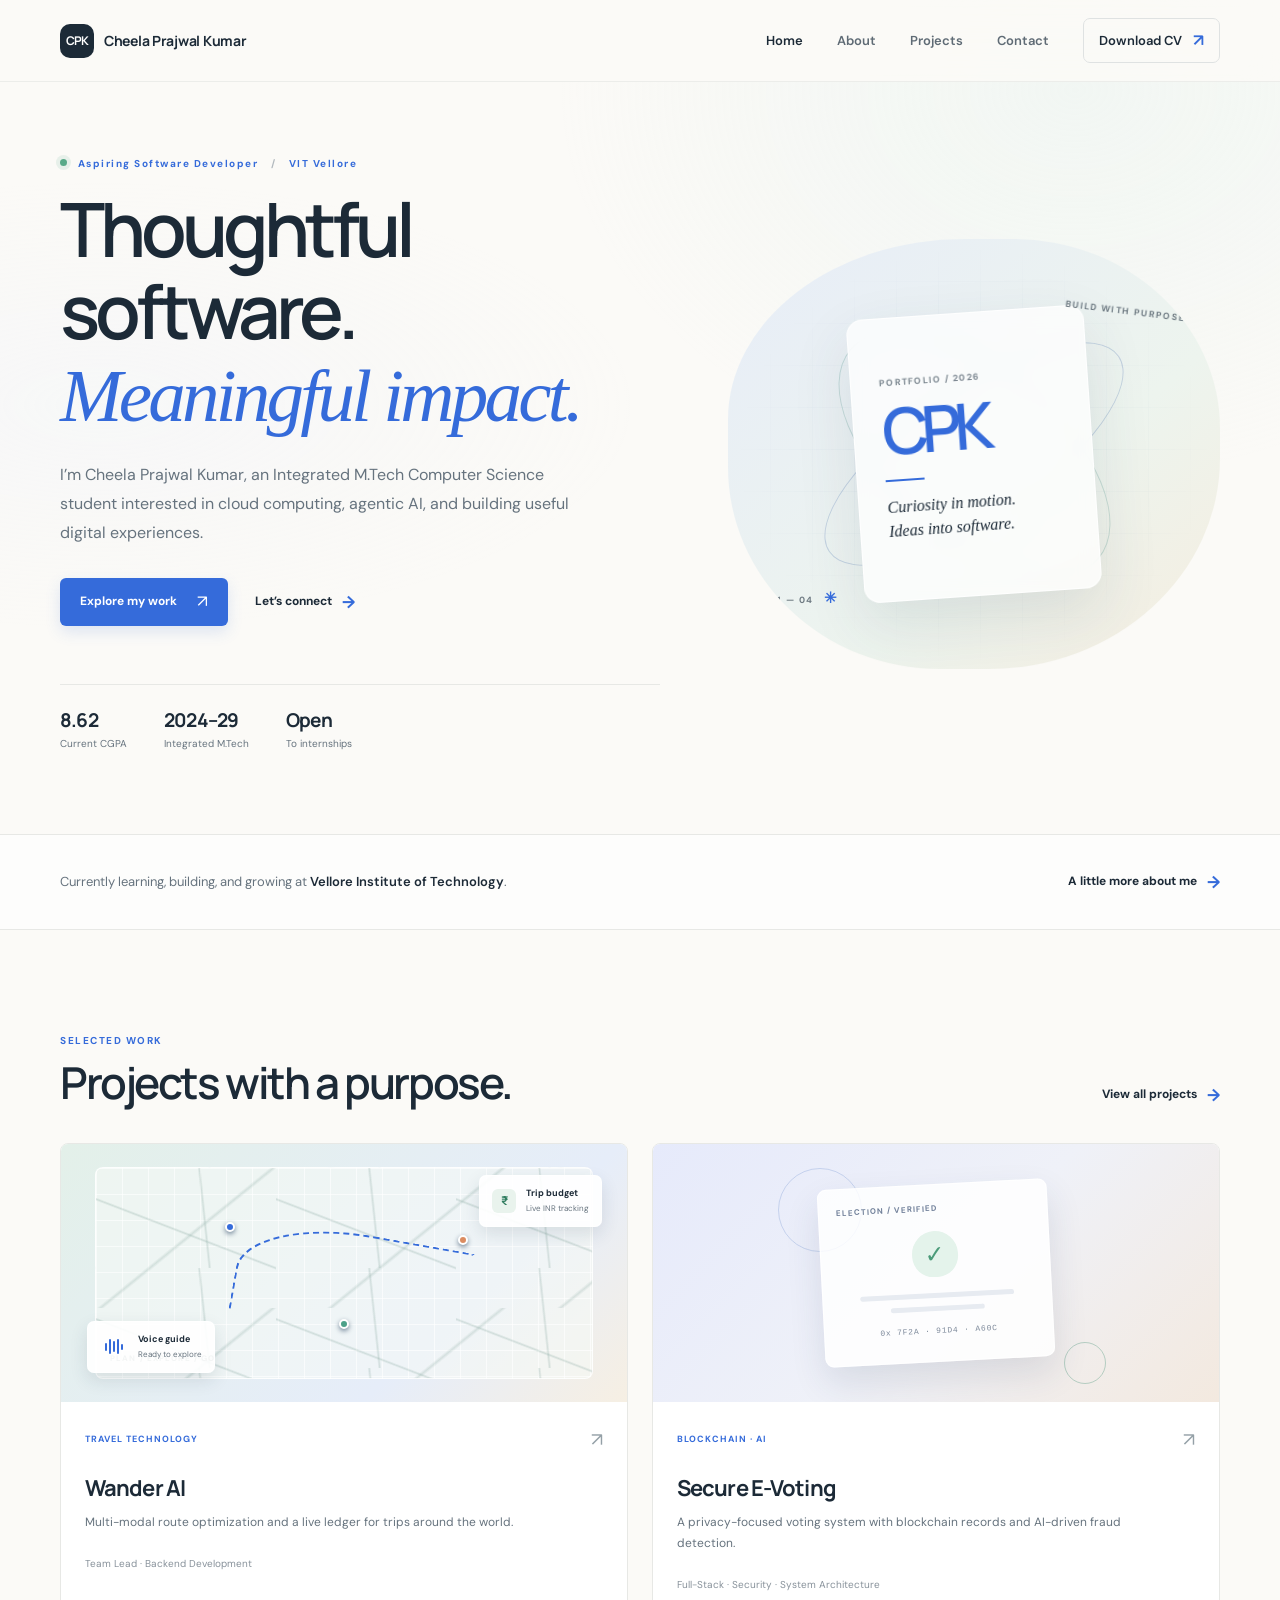
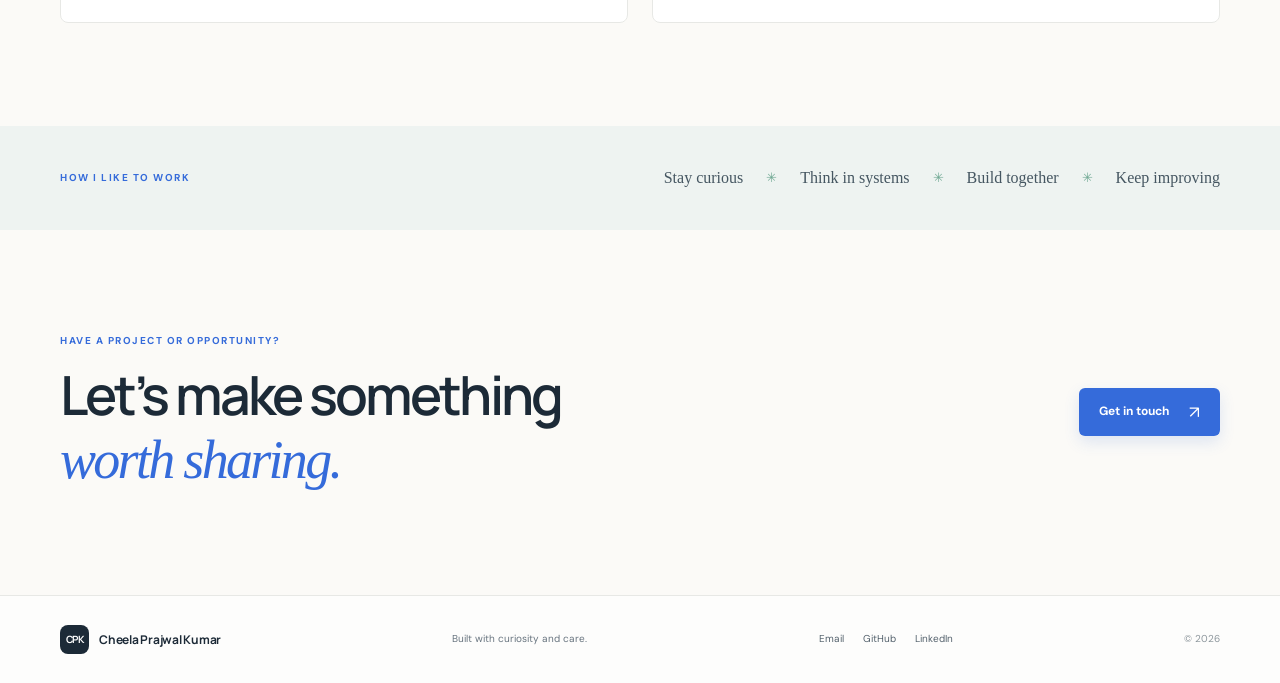
<file: index.html>
<!doctype html>
<html lang="en">
<head>
  <meta charset="utf-8">
  <meta name="viewport" content="width=device-width, initial-scale=1">
  <meta name="theme-color" content="#fbfaf7">
  <meta name="description" content="Portfolio of Cheela Prajwal Kumar, an aspiring software developer studying Integrated M.Tech Computer Science at VIT Vellore.">
  <title>Cheela Prajwal Kumar — Software Developer</title>
  <link rel="preconnect" href="https://fonts.googleapis.com">
  <link rel="preconnect" href="https://fonts.gstatic.com" crossorigin>
  <link href="https://fonts.googleapis.com/css2?family=DM+Sans:wght@400;500;600;700&family=Manrope:wght@400;500;600;700;800&display=swap" rel="stylesheet">
  <link rel="stylesheet" href="css/styles.css">
  <script src="js/main.js" defer></script>
</head>
<body>
  <a class="skip-link" href="#main">Skip to content</a>
  <header class="site-header">
    <div class="container nav-wrap">
      <a class="wordmark" href="index.html" aria-label="Cheela Prajwal Kumar, home"><span class="wordmark-mark">CPK</span><span>Cheela Prajwal Kumar</span></a>
      <button class="menu-toggle" type="button" aria-label="Open navigation" aria-expanded="false" aria-controls="primary-nav"><span></span><span></span></button>
      <nav class="primary-nav" id="primary-nav" aria-label="Main navigation">
        <a href="index.html" aria-current="page">Home</a>
        <a href="about.html">About</a>
        <a href="projects.html">Projects</a>
        <a href="contact.html">Contact</a>
        <a class="nav-cta" href="cv.html">Download CV <span aria-hidden="true">↗</span></a>
      </nav>
    </div>
  </header>

  <main id="main">
    <section class="hero container">
      <div class="hero-copy" data-reveal>
        <p class="eyebrow"><span class="status-dot"></span> Aspiring Software Developer <span class="eyebrow-divider">/</span> VIT Vellore</p>
        <h1>Thoughtful software.<br><span>Meaningful impact.</span></h1>
        <p class="hero-summary">I’m Cheela Prajwal Kumar, an Integrated M.Tech Computer Science student interested in cloud computing, agentic AI, and building useful digital experiences.</p>
        <div class="hero-actions">
          <a class="button button-primary" href="projects.html">Explore my work <span aria-hidden="true">↗</span></a>
          <a class="text-link" href="contact.html">Let’s connect <span aria-hidden="true">→</span></a>
        </div>
        <div class="hero-meta">
          <div><strong>8.62</strong><span>Current CGPA</span></div>
          <div><strong>2024–29</strong><span>Integrated M.Tech</span></div>
          <div><strong>Open</strong><span>To internships</span></div>
        </div>
      </div>
      <div class="hero-art" data-reveal data-delay="120" aria-label="Personal monogram illustration">
        <div class="art-grid" aria-hidden="true"></div>
        <div class="art-orbit orbit-one" aria-hidden="true"></div>
        <div class="art-orbit orbit-two" aria-hidden="true"></div>
        <div class="monogram-card">
          <span class="monogram-kicker">PORTFOLIO / 2026</span>
          <span class="monogram">CPK</span>
          <span class="monogram-rule"></span>
          <span class="monogram-caption">Curiosity in motion.<br>Ideas into software.</span>
        </div>
        <span class="art-note note-top">BUILD WITH PURPOSE</span>
        <span class="art-note note-bottom">01 — 04 <span aria-hidden="true">✳</span></span>
      </div>
    </section>

    <section class="intro-strip" aria-label="Introduction">
      <div class="container intro-strip-inner" data-reveal>
        <p>Currently learning, building, and growing at <strong>Vellore Institute of Technology</strong>.</p>
        <a class="text-link" href="about.html">A little more about me <span aria-hidden="true">→</span></a>
      </div>
    </section>

    <section class="section container featured-section">
      <div class="section-heading" data-reveal>
        <div><p class="eyebrow">SELECTED WORK</p><h2>Projects with a purpose.</h2></div>
        <a class="text-link desktop-link" href="projects.html">View all projects <span aria-hidden="true">→</span></a>
      </div>
      <div class="project-grid home-project-grid">
        <a class="project-card project-card-large" href="projects.html#wander-ai" data-reveal>
          <div class="project-art travel-art" aria-hidden="true">
            <div class="travel-map"><span class="map-route"></span><span class="map-pin pin-a"></span><span class="map-pin pin-b"></span><span class="map-pin pin-c"></span><span class="map-label">PLAN / EXPLORE / GO</span></div>
            <div class="float-chip chip-budget"><span class="chip-icon">₹</span><span><b>Trip budget</b><small>Live INR tracking</small></span></div>
            <div class="float-chip chip-voice"><span class="sound-bars"><i></i><i></i><i></i><i></i><i></i></span><span><b>Voice guide</b><small>Ready to explore</small></span></div>
          </div>
          <div class="project-card-copy"><div class="project-topline"><span class="project-type">TRAVEL TECHNOLOGY</span><span class="project-arrow" aria-hidden="true">↗</span></div><h3>Wander AI</h3><p>Multi-modal route optimization and a live ledger for trips around the world.</p><span class="project-credits">Team Lead · Backend Development</span></div>
        </a>
        <a class="project-card" href="projects.html#secure-voting" data-reveal data-delay="100">
          <div class="project-art voting-art" aria-hidden="true">
            <div class="vote-panel"><span class="vote-label">ELECTION / VERIFIED</span><div class="vote-shield">✓</div><div class="vote-line"></div><div class="vote-line short"></div><div class="vote-hash">0x 7F2A · 91D4 · A60C</div></div>
            <span class="vote-orb orb-left"></span><span class="vote-orb orb-right"></span>
          </div>
          <div class="project-card-copy"><div class="project-topline"><span class="project-type">BLOCKCHAIN · AI</span><span class="project-arrow" aria-hidden="true">↗</span></div><h3>Secure E-Voting</h3><p>A privacy-focused voting system with blockchain records and AI-driven fraud detection.</p><span class="project-credits">Full-Stack · Security · System Architecture</span></div>
        </a>
      </div>
      <a class="text-link mobile-link" href="projects.html">View all projects <span aria-hidden="true">→</span></a>
    </section>

    <section class="values-band">
      <div class="container values-inner" data-reveal>
        <p class="eyebrow">HOW I LIKE TO WORK</p>
        <div class="values-list"><span>Stay curious</span><i>✳</i><span>Think in systems</span><i>✳</i><span>Build together</span><i>✳</i><span>Keep improving</span></div>
      </div>
    </section>

    <section class="section container closing-cta" data-reveal>
      <div><p class="eyebrow">HAVE A PROJECT OR OPPORTUNITY?</p><h2>Let’s make something<br><span>worth sharing.</span></h2></div>
      <a class="button button-primary" href="contact.html">Get in touch <span aria-hidden="true">↗</span></a>
    </section>
  </main>

  <footer class="site-footer"><div class="container footer-inner"><a class="wordmark footer-wordmark" href="index.html"><span class="wordmark-mark">CPK</span><span>Cheela Prajwal Kumar</span></a><p>Built with curiosity and care.</p><div class="footer-links"><a href="mailto:cheela.prajwalkumar2024@vitstudent.ac.in">Email</a><a href="https://github.com/Prajwal230906" target="_blank" rel="noreferrer">GitHub</a><a href="https://www.linkedin.com/in/prajwal-kumar-cheela-898396377/" target="_blank" rel="noreferrer">LinkedIn</a></div><span class="copyright">© <span data-year></span></span></div></footer>
  <button class="back-to-top" type="button" aria-label="Back to top">↑</button>
</body>
</html>
</file>
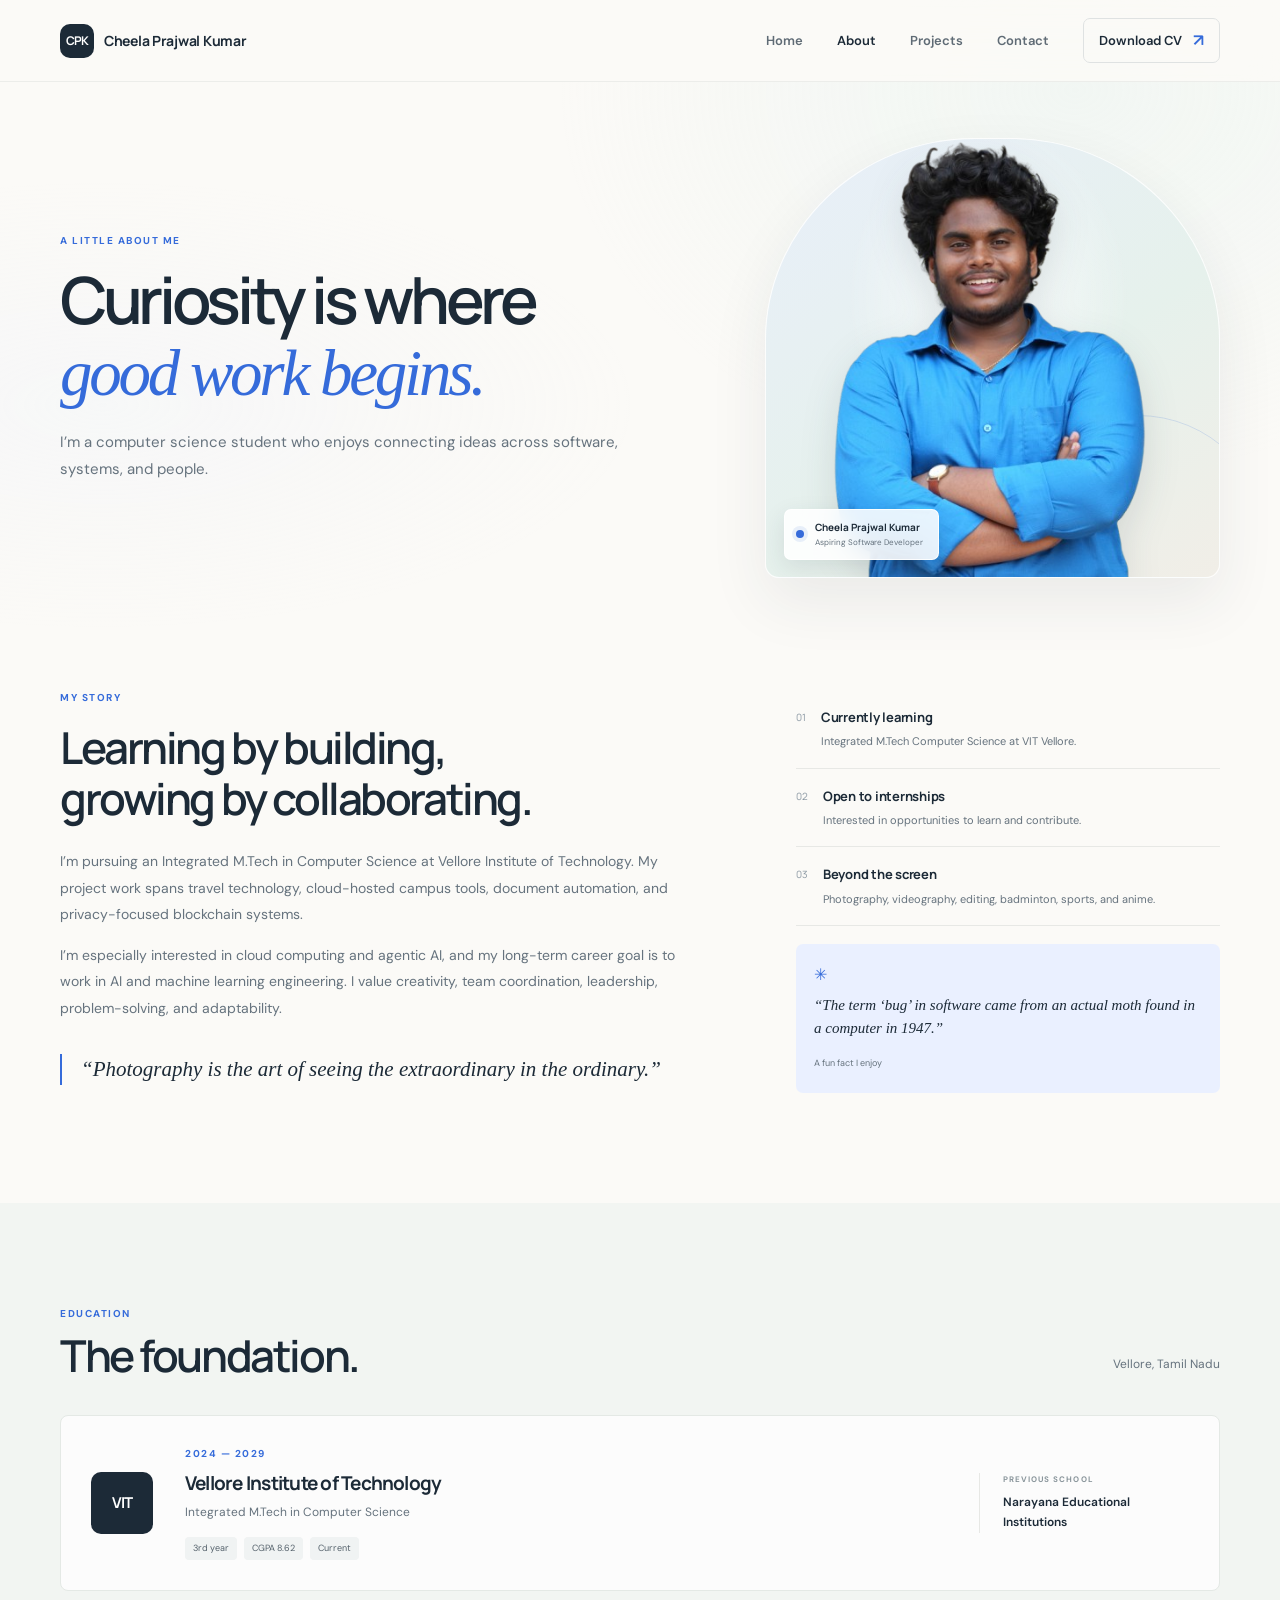
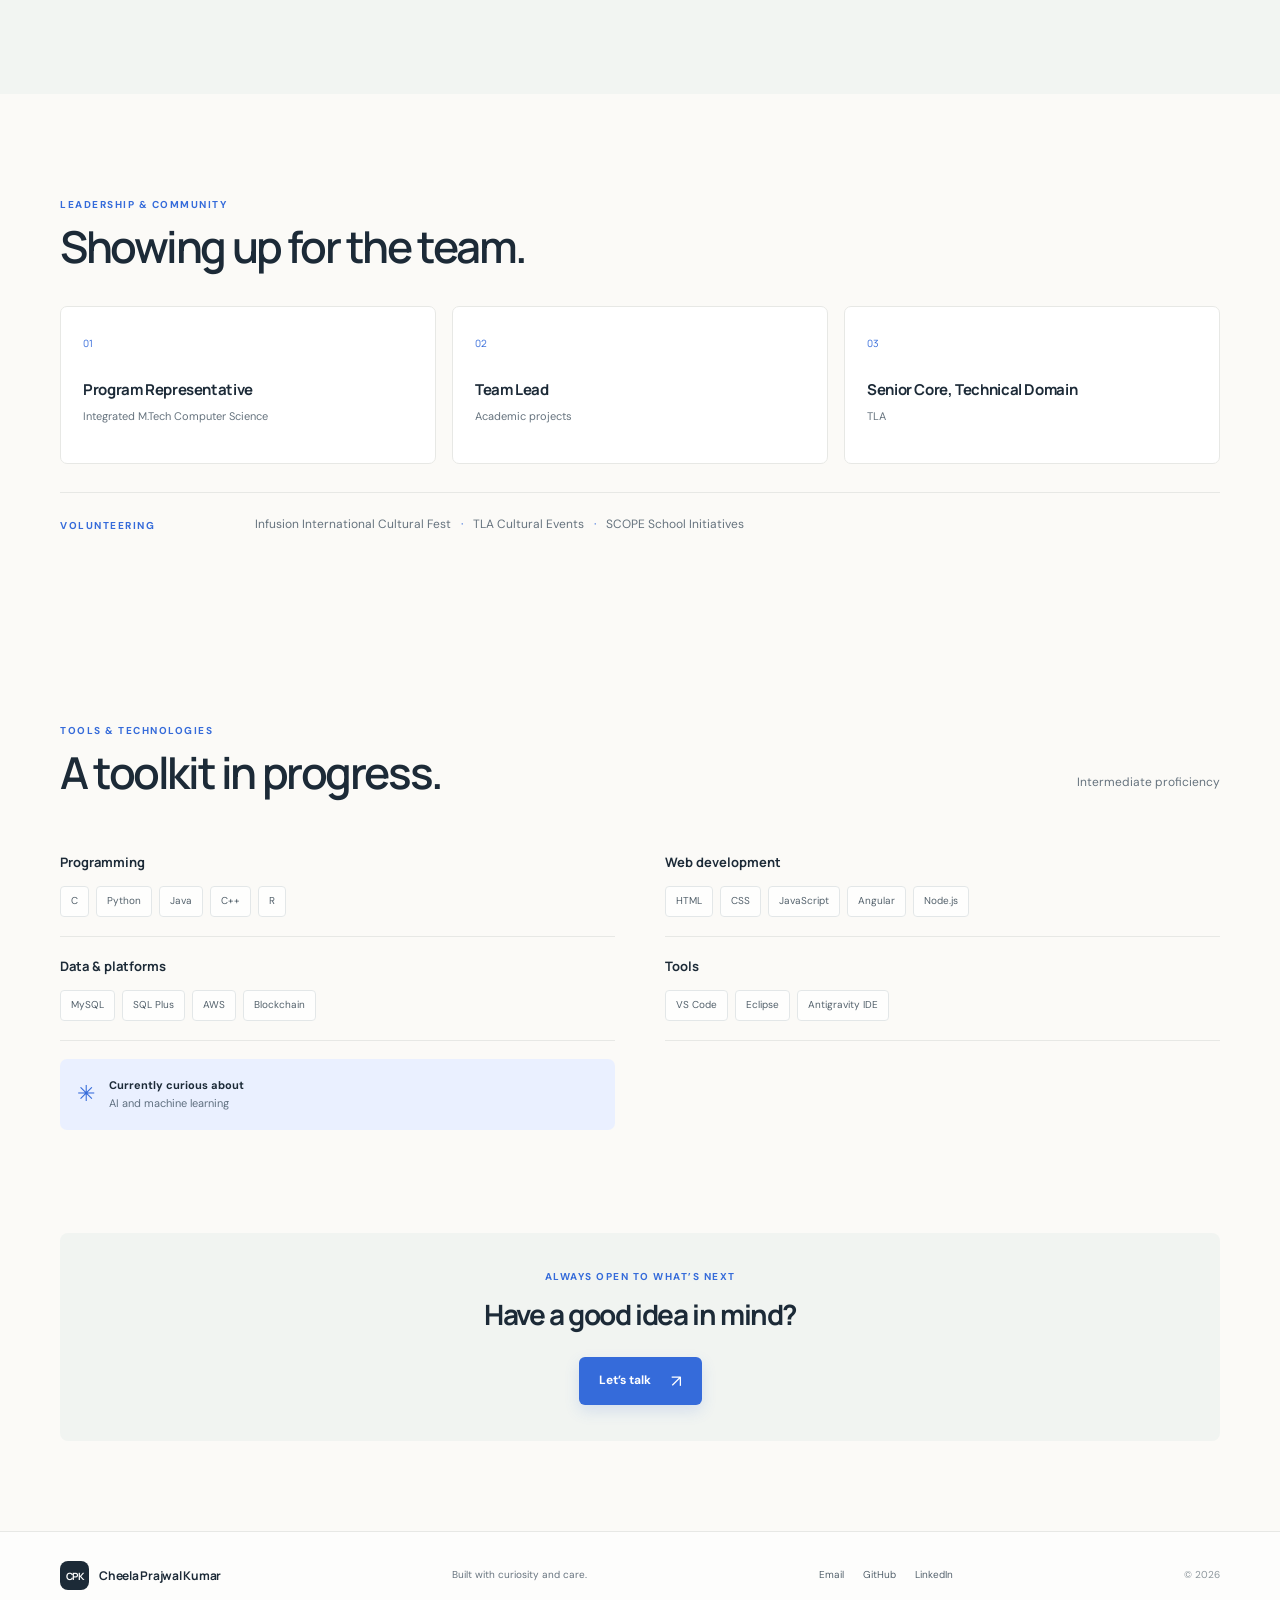
<file: about.html>
<!doctype html>
<html lang="en">
<head>
  <meta charset="utf-8"><meta name="viewport" content="width=device-width, initial-scale=1"><meta name="theme-color" content="#fbfaf7">
  <meta name="description" content="Learn about Cheela Prajwal Kumar's education, leadership, interests, and approach to software development.">
  <title>About — Cheela Prajwal Kumar</title>
  <link rel="preconnect" href="https://fonts.googleapis.com"><link rel="preconnect" href="https://fonts.gstatic.com" crossorigin><link href="https://fonts.googleapis.com/css2?family=DM+Sans:wght@400;500;600;700&family=Manrope:wght@400;500;600;700;800&display=swap" rel="stylesheet">
  <link rel="stylesheet" href="css/styles.css"><script src="js/main.js" defer></script>
</head>
<body>
  <a class="skip-link" href="#main">Skip to content</a>
  <header class="site-header"><div class="container nav-wrap"><a class="wordmark" href="index.html" aria-label="Cheela Prajwal Kumar, home"><span class="wordmark-mark">CPK</span><span>Cheela Prajwal Kumar</span></a><button class="menu-toggle" type="button" aria-label="Open navigation" aria-expanded="false" aria-controls="primary-nav"><span></span><span></span></button><nav class="primary-nav" id="primary-nav" aria-label="Main navigation"><a href="index.html">Home</a><a href="about.html" aria-current="page">About</a><a href="projects.html">Projects</a><a href="contact.html">Contact</a><a class="nav-cta" href="cv.html">Download CV <span aria-hidden="true">↗</span></a></nav></div></header>
  <main id="main">
    <section class="page-hero container about-page-hero"><div class="about-hero-copy" data-reveal><p class="eyebrow">A LITTLE ABOUT ME</p><h1>Curiosity is where<br><span>good work begins.</span></h1><p class="page-lede">I’m a computer science student who enjoys connecting ideas across software, systems, and people.</p></div><figure class="portrait-stage" data-reveal data-delay="120"><img class="about-portrait" src="assets/prajwal-portrait.png" alt="Portrait of Cheela Prajwal Kumar"><figcaption class="portrait-caption"><span class="portrait-dot" aria-hidden="true"></span><span><strong>Cheela Prajwal Kumar</strong><small>Aspiring Software Developer</small></span></figcaption></figure></section>
    <section class="section container about-layout"><div class="about-story" data-reveal><p class="eyebrow">MY STORY</p><h2>Learning by building,<br>growing by collaborating.</h2><p>I’m pursuing an Integrated M.Tech in Computer Science at Vellore Institute of Technology. My project work spans travel technology, cloud-hosted campus tools, document automation, and privacy-focused blockchain systems.</p><p>I’m especially interested in cloud computing and agentic AI, and my long-term career goal is to work in AI and machine learning engineering. I value creativity, team coordination, leadership, problem-solving, and adaptability.</p><blockquote>“Photography is the art of seeing the extraordinary in the ordinary.”</blockquote></div>
      <aside class="about-facts" data-reveal data-delay="100"><div class="fact-card"><span class="fact-number">01</span><div><h3>Currently learning</h3><p>Integrated M.Tech Computer Science at VIT Vellore.</p></div></div><div class="fact-card"><span class="fact-number">02</span><div><h3>Open to internships</h3><p>Interested in opportunities to learn and contribute.</p></div></div><div class="fact-card"><span class="fact-number">03</span><div><h3>Beyond the screen</h3><p>Photography, videography, editing, badminton, sports, and anime.</p></div></div><div class="fact-card fact-quote"><span aria-hidden="true">✳</span><p>“The term ‘bug’ in software came from an actual moth found in a computer in 1947.”</p><small>A fun fact I enjoy</small></div></aside>
    </section>
    <section class="section section-soft"><div class="container"><div class="section-heading" data-reveal><div><p class="eyebrow">EDUCATION</p><h2>The foundation.</h2></div><span class="section-note">Vellore, Tamil Nadu</span></div><div class="education-card" data-reveal><div class="education-mark">VIT</div><div class="education-copy"><p class="eyebrow">2024 — 2029</p><h3>Vellore Institute of Technology</h3><p>Integrated M.Tech in Computer Science</p><div class="education-tags"><span>3rd year</span><span>CGPA 8.62</span><span>Current</span></div></div><div class="education-side"><span>PREVIOUS SCHOOL</span><strong>Narayana Educational Institutions</strong></div></div></div></section>
    <section class="section container"><div class="section-heading" data-reveal><div><p class="eyebrow">LEADERSHIP & COMMUNITY</p><h2>Showing up for the team.</h2></div></div><div class="leadership-grid"><article class="leadership-card" data-reveal><span class="leadership-index">01</span><h3>Program Representative</h3><p>Integrated M.Tech Computer Science</p></article><article class="leadership-card" data-reveal data-delay="70"><span class="leadership-index">02</span><h3>Team Lead</h3><p>Academic projects</p></article><article class="leadership-card" data-reveal data-delay="140"><span class="leadership-index">03</span><h3>Senior Core, Technical Domain</h3><p>TLA</p></article></div><div class="community-line" data-reveal><span class="eyebrow">VOLUNTEERING</span><p>Infusion International Cultural Fest <i>·</i> TLA Cultural Events <i>·</i> SCOPE School Initiatives</p></div></section>
    <section class="section container skills-section"><div class="section-heading" data-reveal><div><p class="eyebrow">TOOLS & TECHNOLOGIES</p><h2>A toolkit in progress.</h2></div><span class="section-note">Intermediate proficiency</span></div><div class="skill-groups"><div class="skill-group" data-reveal><h3>Programming</h3><div class="skill-chips"><span>C</span><span>Python</span><span>Java</span><span>C++</span><span>R</span></div></div><div class="skill-group" data-reveal data-delay="50"><h3>Web development</h3><div class="skill-chips"><span>HTML</span><span>CSS</span><span>JavaScript</span><span>Angular</span><span>Node.js</span></div></div><div class="skill-group" data-reveal data-delay="100"><h3>Data & platforms</h3><div class="skill-chips"><span>MySQL</span><span>SQL Plus</span><span>AWS</span><span>Blockchain</span></div></div><div class="skill-group" data-reveal data-delay="150"><h3>Tools</h3><div class="skill-chips"><span>VS Code</span><span>Eclipse</span><span>Antigravity IDE</span></div></div><div class="learning-note" data-reveal><span class="learning-star">✳</span><p><strong>Currently curious about</strong><br>AI and machine learning</p></div></div></section>
    <section class="section container about-bottom" data-reveal><p class="eyebrow">ALWAYS OPEN TO WHAT’S NEXT</p><h2>Have a good idea in mind?</h2><a class="button button-primary" href="contact.html">Let’s talk <span aria-hidden="true">↗</span></a></section>
  </main>
  <footer class="site-footer"><div class="container footer-inner"><a class="wordmark footer-wordmark" href="index.html"><span class="wordmark-mark">CPK</span><span>Cheela Prajwal Kumar</span></a><p>Built with curiosity and care.</p><div class="footer-links"><a href="mailto:cheela.prajwalkumar2024@vitstudent.ac.in">Email</a><a href="https://github.com/Prajwal230906" target="_blank" rel="noreferrer">GitHub</a><a href="https://www.linkedin.com/in/prajwal-kumar-cheela-898396377/" target="_blank" rel="noreferrer">LinkedIn</a></div><span class="copyright">© <span data-year></span></span></div></footer><button class="back-to-top" type="button" aria-label="Back to top">↑</button>
</body></html>
</file>
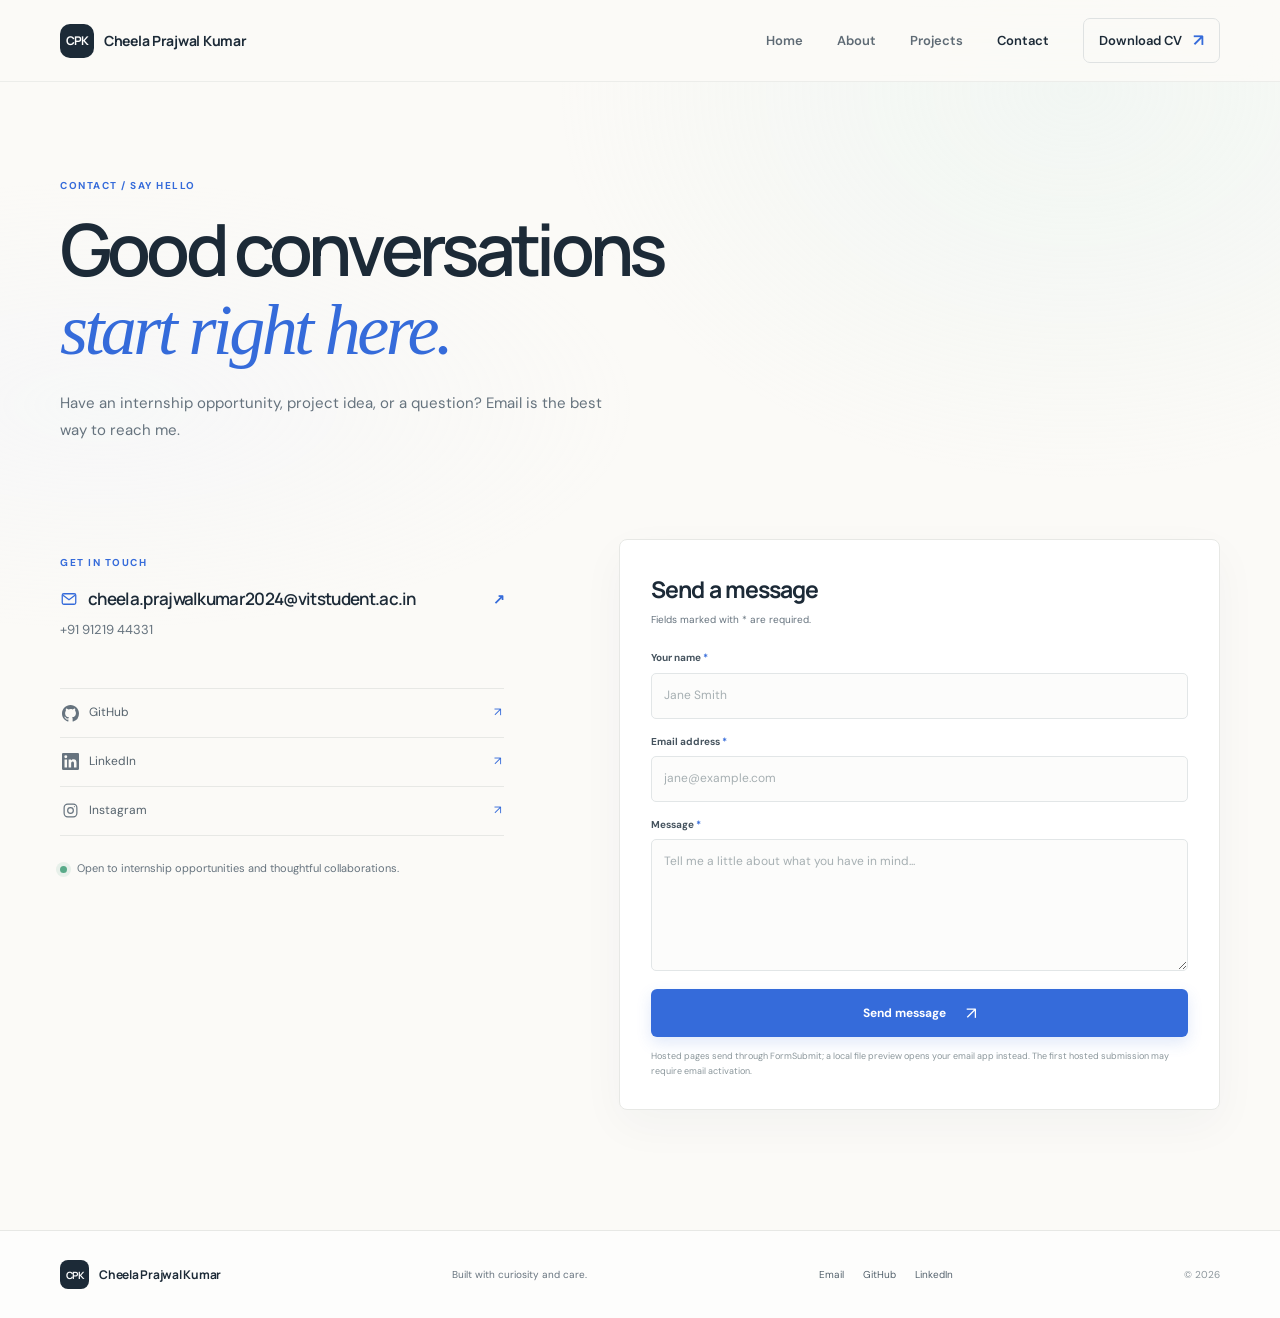
<file: contact.html>
<!doctype html>
<html lang="en">
<head>
  <meta charset="utf-8"><meta name="viewport" content="width=device-width, initial-scale=1"><meta name="theme-color" content="#fbfaf7">
  <meta name="description" content="Contact Cheela Prajwal Kumar about software development opportunities, projects, and collaboration.">
  <title>Contact — Cheela Prajwal Kumar</title>
  <link rel="preconnect" href="https://fonts.googleapis.com"><link rel="preconnect" href="https://fonts.gstatic.com" crossorigin><link href="https://fonts.googleapis.com/css2?family=DM+Sans:wght@400;500;600;700&family=Manrope:wght@400;500;600;700;800&display=swap" rel="stylesheet">
  <link rel="stylesheet" href="css/styles.css"><script src="js/main.js" defer></script>
</head>
<body>
  <a class="skip-link" href="#main">Skip to content</a>
  <header class="site-header"><div class="container nav-wrap"><a class="wordmark" href="index.html" aria-label="Cheela Prajwal Kumar, home"><span class="wordmark-mark">CPK</span><span>Cheela Prajwal Kumar</span></a><button class="menu-toggle" type="button" aria-label="Open navigation" aria-expanded="false" aria-controls="primary-nav"><span></span><span></span></button><nav class="primary-nav" id="primary-nav" aria-label="Main navigation"><a href="index.html">Home</a><a href="about.html">About</a><a href="projects.html">Projects</a><a href="contact.html" aria-current="page">Contact</a><a class="nav-cta" href="cv.html">Download CV <span aria-hidden="true">↗</span></a></nav></div></header>
  <main id="main">
    <section class="page-hero container" data-reveal><p class="eyebrow">CONTACT / SAY HELLO</p><h1>Good conversations<br><span>start right here.</span></h1><p class="page-lede">Have an internship opportunity, project idea, or a question? Email is the best way to reach me.</p></section>
    <section class="container contact-layout">
      <div class="contact-info" data-reveal><p class="eyebrow">GET IN TOUCH</p><a class="contact-email" href="mailto:cheela.prajwalkumar2024@vitstudent.ac.in"><svg class="contact-icon" viewBox="0 0 24 24" fill="none" stroke="currentColor" stroke-width="1.7" aria-hidden="true" focusable="false"><rect x="3" y="5" width="18" height="14" rx="2"></rect><path d="m4 7 8 6 8-6"></path></svg><span class="contact-address">cheela.prajwalkumar2024@vitstudent.ac.in</span><span class="contact-arrow" aria-hidden="true">↗</span></a><a class="contact-phone" href="tel:+919121944331">+91 91219 44331</a><div class="social-list"><a href="https://github.com/Prajwal230906" target="_blank" rel="noreferrer"><span class="social-name"><svg class="social-icon github-icon" viewBox="0 0 16 16" aria-hidden="true" focusable="false"><path fill="currentColor" d="M8 0C3.58 0 0 3.58 0 8c0 3.54 2.29 6.53 5.47 7.59.4.07.55-.17.55-.38 0-.19-.01-.82-.01-1.49-2.01.37-2.53-.49-2.69-.94-.09-.23-.48-.94-.82-1.13-.28-.15-.68-.52-.01-.53.63-.01 1.08.58 1.23.82.72 1.21 1.87.87 2.33.66.07-.52.28-.87.51-1.07-1.78-.2-3.64-.89-3.64-3.95 0-.87.31-1.59.82-2.15-.08-.2-.36-1.02.08-2.12 0 0 .67-.21 2.2.82a7.65 7.65 0 0 1 2-.27c.68 0 1.36.09 2 .27 1.53-1.04 2.2-.82 2.2-.82.44 1.1.16 1.92.08 2.12.51.56.82 1.27.82 2.15 0 3.07-1.87 3.75-3.65 3.95.29.25.54.73.54 1.48 0 1.07-.01 1.93-.01 2.2 0 .21.15.46.55.38A8.01 8.01 0 0 0 16 8c0-4.42-3.58-8-8-8z"></path></svg>GitHub</span><span aria-hidden="true">↗</span></a><a href="https://www.linkedin.com/in/prajwal-kumar-cheela-898396377/" target="_blank" rel="noreferrer"><span class="social-name"><svg class="social-icon" viewBox="0 0 24 24" aria-hidden="true" focusable="false"><path fill="currentColor" d="M20.45 20.45h-3.55v-5.57c0-1.33-.03-3.04-1.85-3.04-1.85 0-2.14 1.45-2.14 2.94v5.67H9.36V9h3.41v1.56h.05c.48-.9 1.64-1.85 3.37-1.85 3.6 0 4.27 2.37 4.27 5.46v6.28zM5.34 7.43a2.06 2.06 0 1 1 0-4.12 2.06 2.06 0 0 1 0 4.12zM3.56 9h3.56v11.45H3.56V9zM22.22 0H1.78C.8 0 0 .77 0 1.73v20.54C0 23.23.8 24 1.78 24h20.44c.98 0 1.78-.77 1.78-1.73V1.73C24 .77 23.2 0 22.22 0z"></path></svg>LinkedIn</span><span aria-hidden="true">↗</span></a><a href="https://www.instagram.com/prajwal_cheela/" target="_blank" rel="noreferrer"><span class="social-name"><svg class="social-icon instagram-icon" viewBox="0 0 24 24" fill="none" stroke="currentColor" stroke-width="1.7" aria-hidden="true" focusable="false"><rect x="3" y="3" width="18" height="18" rx="5"></rect><circle cx="12" cy="12" r="4"></circle><circle cx="17.5" cy="6.5" r=".8" fill="currentColor" stroke="none"></circle></svg>Instagram</span><span aria-hidden="true">↗</span></a></div><div class="contact-note"><span class="status-dot"></span><p>Open to internship opportunities and thoughtful collaborations.</p></div></div>
      <div class="contact-form-wrap" data-reveal data-delay="100"><form class="contact-form" action="https://formsubmit.co/cheela.prajwalkumar2024@vitstudent.ac.in" method="POST">
        <input type="hidden" name="_subject" value="New portfolio message for Cheela Prajwal Kumar">
        <input type="hidden" name="_template" value="table">
        <input type="text" name="_honey" class="honey-field" tabindex="-1" autocomplete="off" aria-hidden="true">
        <div class="form-intro"><h2>Send a message</h2><p>Fields marked with * are required.</p></div>
        <label for="contact-name">Your name <span>*</span></label><input id="contact-name" name="name" type="text" autocomplete="name" required maxlength="100" placeholder="Jane Smith">
        <label for="contact-email">Email address <span>*</span></label><input id="contact-email" name="email" type="email" autocomplete="email" required maxlength="254" placeholder="jane@example.com">
        <label for="contact-message">Message <span>*</span></label><textarea id="contact-message" name="message" rows="5" required maxlength="4000" placeholder="Tell me a little about what you have in mind..."></textarea>
        <button class="button button-primary form-submit" type="submit">Send message <span aria-hidden="true">↗</span></button>
        <p class="form-status" role="status" aria-live="polite" hidden></p>
        <p class="form-privacy">Hosted pages send through FormSubmit; a local file preview opens your email app instead. The first hosted submission may require email activation.</p>
      </form></div>
    </section>
  </main>
  <footer class="site-footer"><div class="container footer-inner"><a class="wordmark footer-wordmark" href="index.html"><span class="wordmark-mark">CPK</span><span>Cheela Prajwal Kumar</span></a><p>Built with curiosity and care.</p><div class="footer-links"><a href="mailto:cheela.prajwalkumar2024@vitstudent.ac.in">Email</a><a href="https://github.com/Prajwal230906" target="_blank" rel="noreferrer">GitHub</a><a href="https://www.linkedin.com/in/prajwal-kumar-cheela-898396377/" target="_blank" rel="noreferrer">LinkedIn</a></div><span class="copyright">© <span data-year></span></span></div></footer><button class="back-to-top" type="button" aria-label="Back to top">↑</button>
</body></html>
</file>
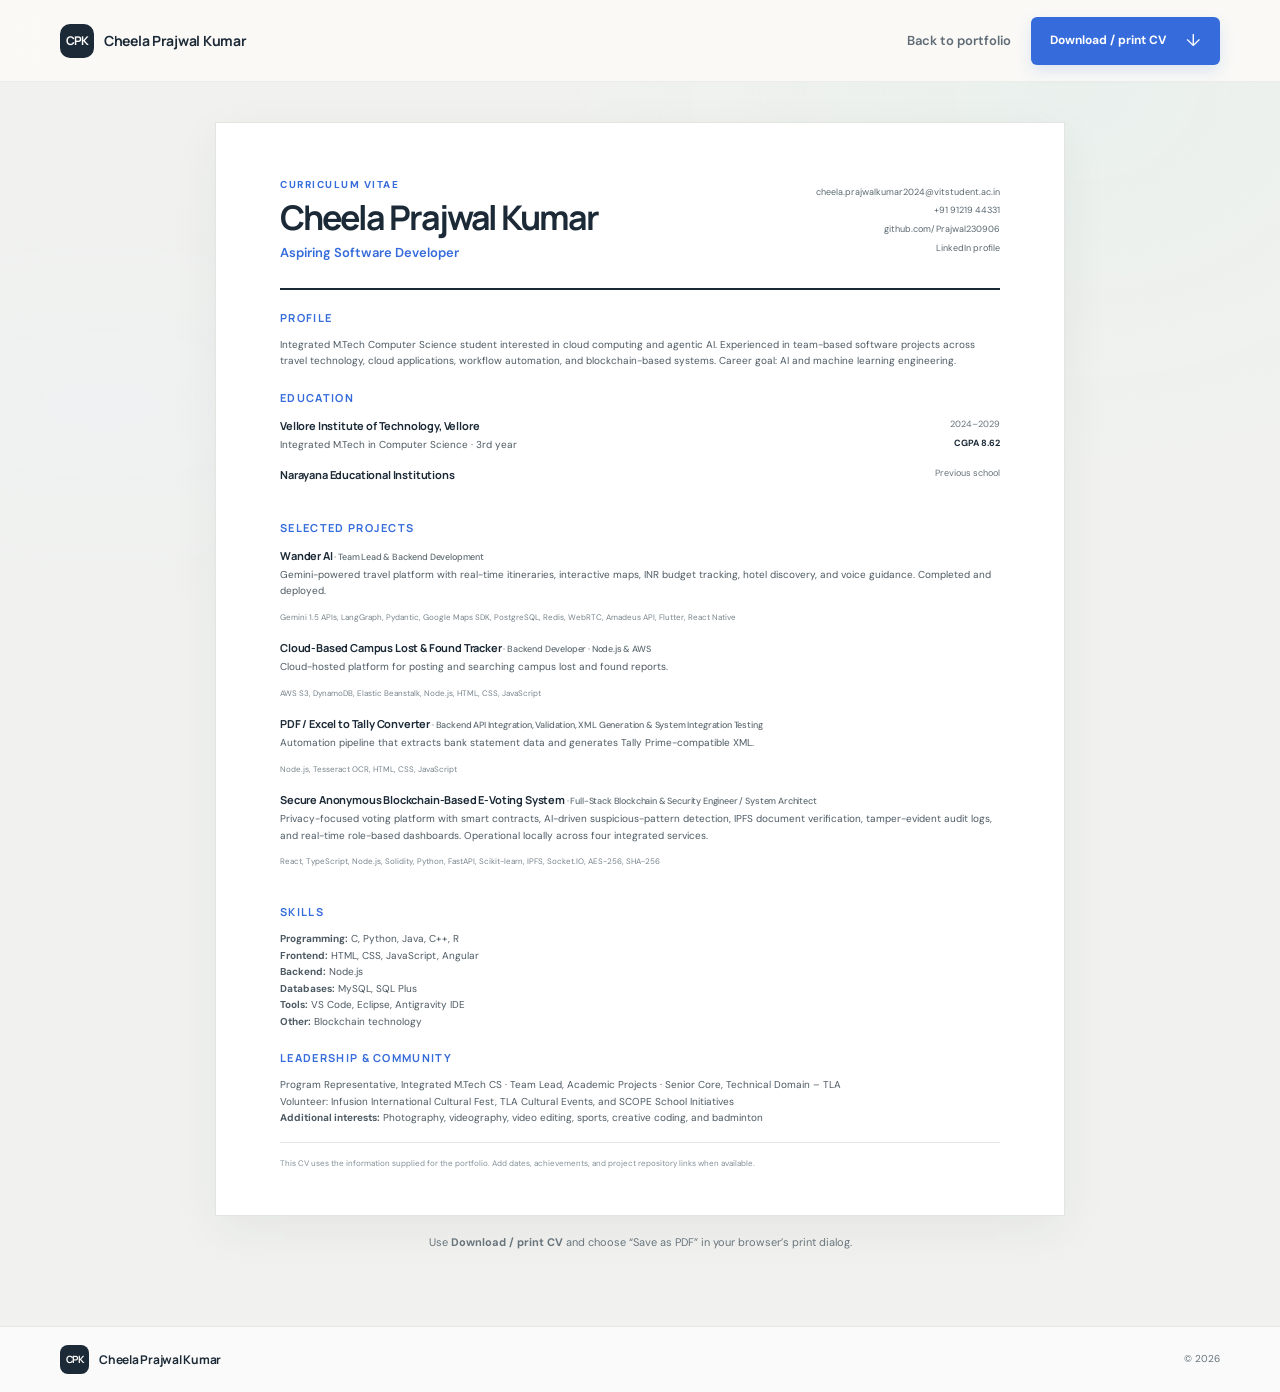
<file: cv.html>
<!doctype html>
<html lang="en">
<head>
  <meta charset="utf-8"><meta name="viewport" content="width=device-width, initial-scale=1"><meta name="theme-color" content="#fbfaf7">
  <meta name="description" content="Print-ready CV for Cheela Prajwal Kumar, aspiring software developer.">
  <title>CV — Cheela Prajwal Kumar</title>
  <link rel="preconnect" href="https://fonts.googleapis.com"><link rel="preconnect" href="https://fonts.gstatic.com" crossorigin><link href="https://fonts.googleapis.com/css2?family=DM+Sans:wght@400;500;600;700&family=Manrope:wght@400;500;600;700;800&display=swap" rel="stylesheet">
  <link rel="stylesheet" href="css/styles.css"><script src="js/main.js" defer></script>
</head>
<body class="cv-body">
  <a class="skip-link" href="#main">Skip to content</a>
  <header class="site-header cv-nav"><div class="container nav-wrap"><a class="wordmark" href="index.html" aria-label="Cheela Prajwal Kumar, home"><span class="wordmark-mark">CPK</span><span>Cheela Prajwal Kumar</span></a><nav class="primary-nav cv-nav-links" aria-label="CV navigation"><a href="index.html">Back to portfolio</a><button class="button button-primary print-button" type="button" onclick="window.print()">Download / print CV <span aria-hidden="true">↓</span></button></nav></div></header>
  <main id="main" class="cv-main container">
    <article class="cv-sheet">
      <header class="cv-heading"><div><p class="eyebrow">CURRICULUM VITAE</p><h1>Cheela Prajwal Kumar</h1><p class="cv-title">Aspiring Software Developer</p></div><div class="cv-contact"><a href="mailto:cheela.prajwalkumar2024@vitstudent.ac.in">cheela.prajwalkumar2024@vitstudent.ac.in</a><a href="tel:+919121944331">+91 91219 44331</a><a href="https://github.com/Prajwal230906">github.com/Prajwal230906</a><a href="https://www.linkedin.com/in/prajwal-kumar-cheela-898396377/">LinkedIn profile</a></div></header>
      <section class="cv-section"><h2>Profile</h2><p>Integrated M.Tech Computer Science student interested in cloud computing and agentic AI. Experienced in team-based software projects across travel technology, cloud applications, workflow automation, and blockchain-based systems. Career goal: AI and machine learning engineering.</p></section>
      <section class="cv-section"><h2>Education</h2><div class="cv-entry"><div><h3>Vellore Institute of Technology, Vellore</h3><p>Integrated M.Tech in Computer Science · 3rd year</p></div><div class="cv-entry-meta"><span>2024–2029</span><strong>CGPA 8.62</strong></div></div><div class="cv-entry"><div><h3>Narayana Educational Institutions</h3></div><div class="cv-entry-meta"><span>Previous school</span></div></div></section>
      <section class="cv-section"><h2>Selected Projects</h2><div class="cv-project"><h3>Wander AI <span>· Team Lead & Backend Development</span></h3><p>Gemini-powered travel platform with real-time itineraries, interactive maps, INR budget tracking, hotel discovery, and voice guidance. Completed and deployed.</p><small>Gemini 1.5 APIs, LangGraph, Pydantic, Google Maps SDK, PostgreSQL, Redis, WebRTC, Amadeus API, Flutter, React Native</small></div><div class="cv-project"><h3>Cloud-Based Campus Lost & Found Tracker <span>· Backend Developer · Node.js & AWS</span></h3><p>Cloud-hosted platform for posting and searching campus lost and found reports.</p><small>AWS S3, DynamoDB, Elastic Beanstalk, Node.js, HTML, CSS, JavaScript</small></div><div class="cv-project"><h3>PDF / Excel to Tally Converter <span>· Backend API Integration, Validation, XML Generation & System Integration Testing</span></h3><p>Automation pipeline that extracts bank statement data and generates Tally Prime-compatible XML.</p><small>Node.js, Tesseract OCR, HTML, CSS, JavaScript</small></div><div class="cv-project"><h3>Secure Anonymous Blockchain-Based E-Voting System <span>· Full-Stack Blockchain & Security Engineer / System Architect</span></h3><p>Privacy-focused voting platform with smart contracts, AI-driven suspicious-pattern detection, IPFS document verification, tamper-evident audit logs, and real-time role-based dashboards. Operational locally across four integrated services.</p><small>React, TypeScript, Node.js, Solidity, Python, FastAPI, Scikit-learn, IPFS, Socket.IO, AES-256, SHA-256</small></div></section>
      <section class="cv-section"><h2>Skills</h2><p><strong>Programming:</strong> C, Python, Java, C++, R<br><strong>Frontend:</strong> HTML, CSS, JavaScript, Angular<br><strong>Backend:</strong> Node.js<br><strong>Databases:</strong> MySQL, SQL Plus<br><strong>Tools:</strong> VS Code, Eclipse, Antigravity IDE<br><strong>Other:</strong> Blockchain technology</p></section>
      <section class="cv-section cv-last"><h2>Leadership & Community</h2><p>Program Representative, Integrated M.Tech CS · Team Lead, Academic Projects · Senior Core, Technical Domain – TLA<br>Volunteer: Infusion International Cultural Fest, TLA Cultural Events, and SCOPE School Initiatives<br><strong>Additional interests:</strong> Photography, videography, video editing, sports, creative coding, and badminton</p></section>
      <p class="cv-footnote">This CV uses the information supplied for the portfolio. Add dates, achievements, and project repository links when available.</p>
    </article>
    <p class="cv-instructions">Use <strong>Download / print CV</strong> and choose “Save as PDF” in your browser’s print dialog.</p>
  </main>
  <footer class="site-footer cv-footer"><div class="container footer-inner"><a class="wordmark footer-wordmark" href="index.html"><span class="wordmark-mark">CPK</span><span>Cheela Prajwal Kumar</span></a><p>© <span data-year></span></p></div></footer>
</body></html>
</file>
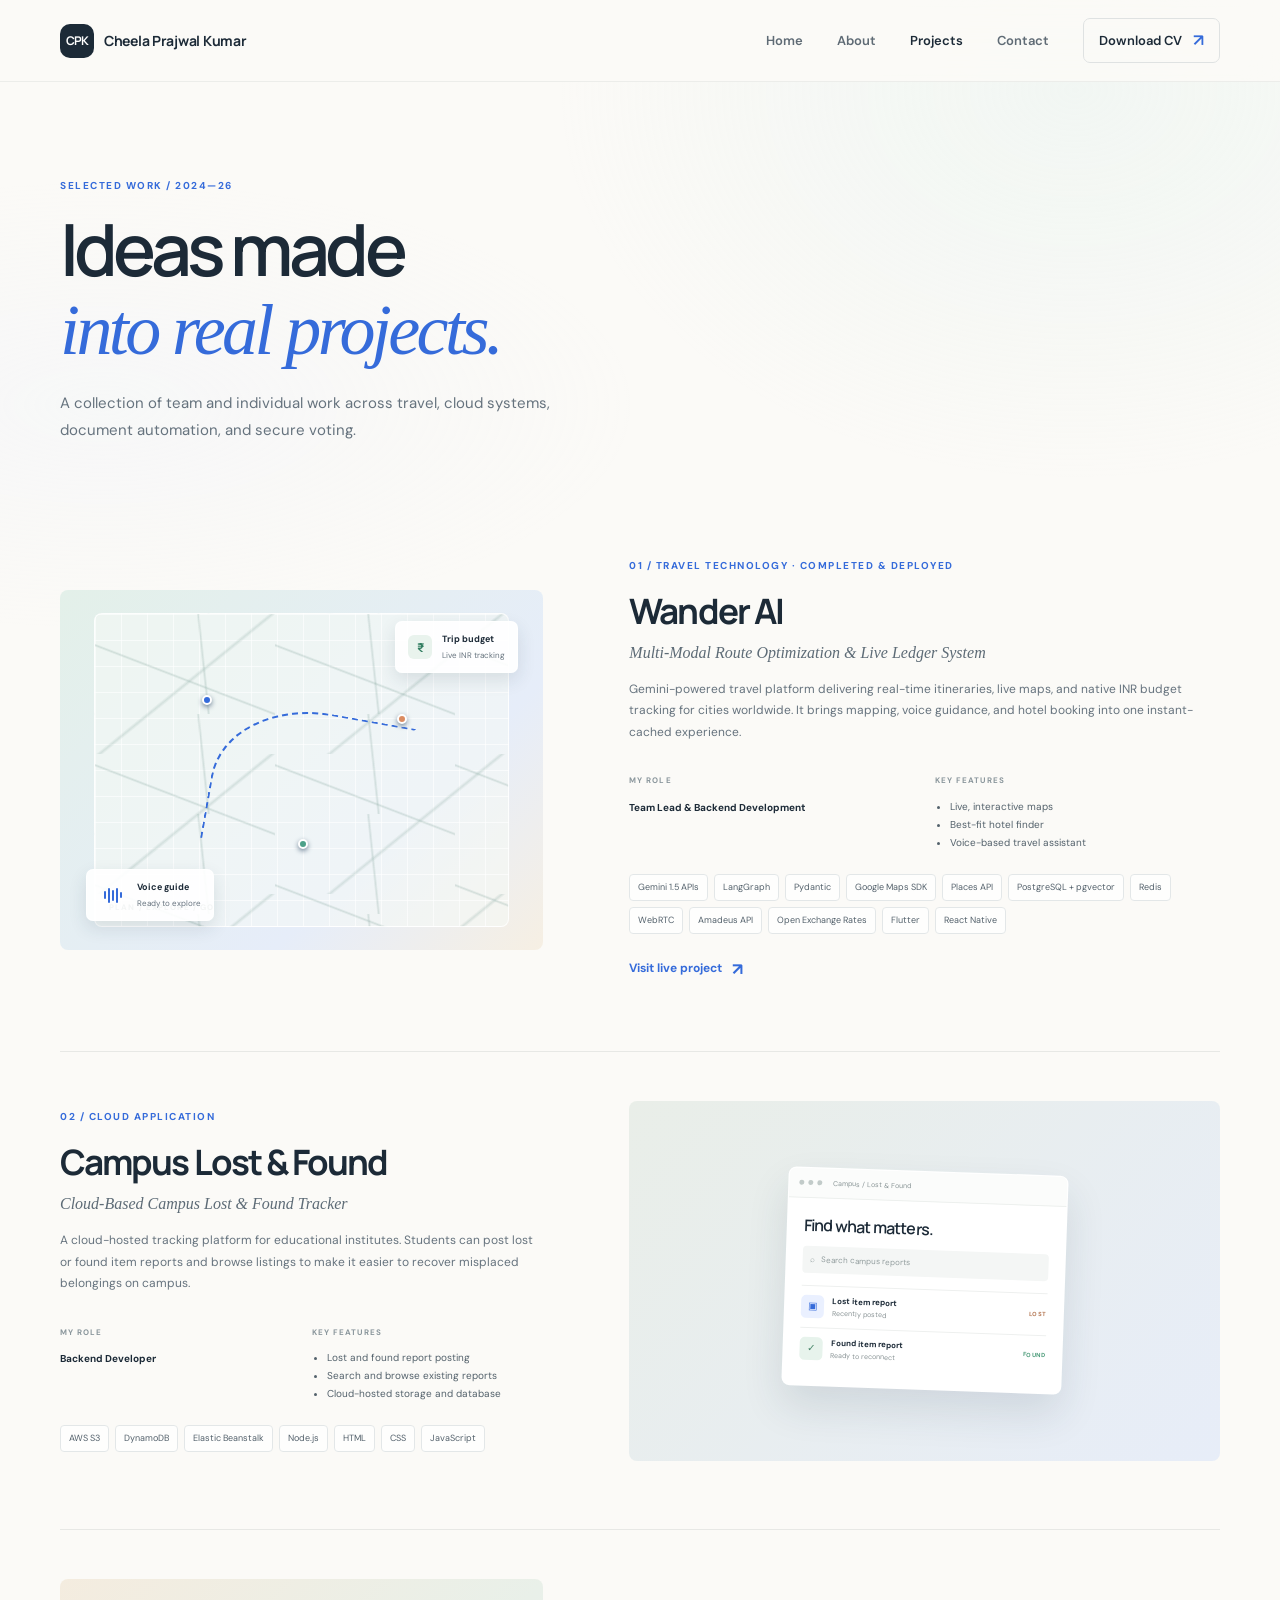
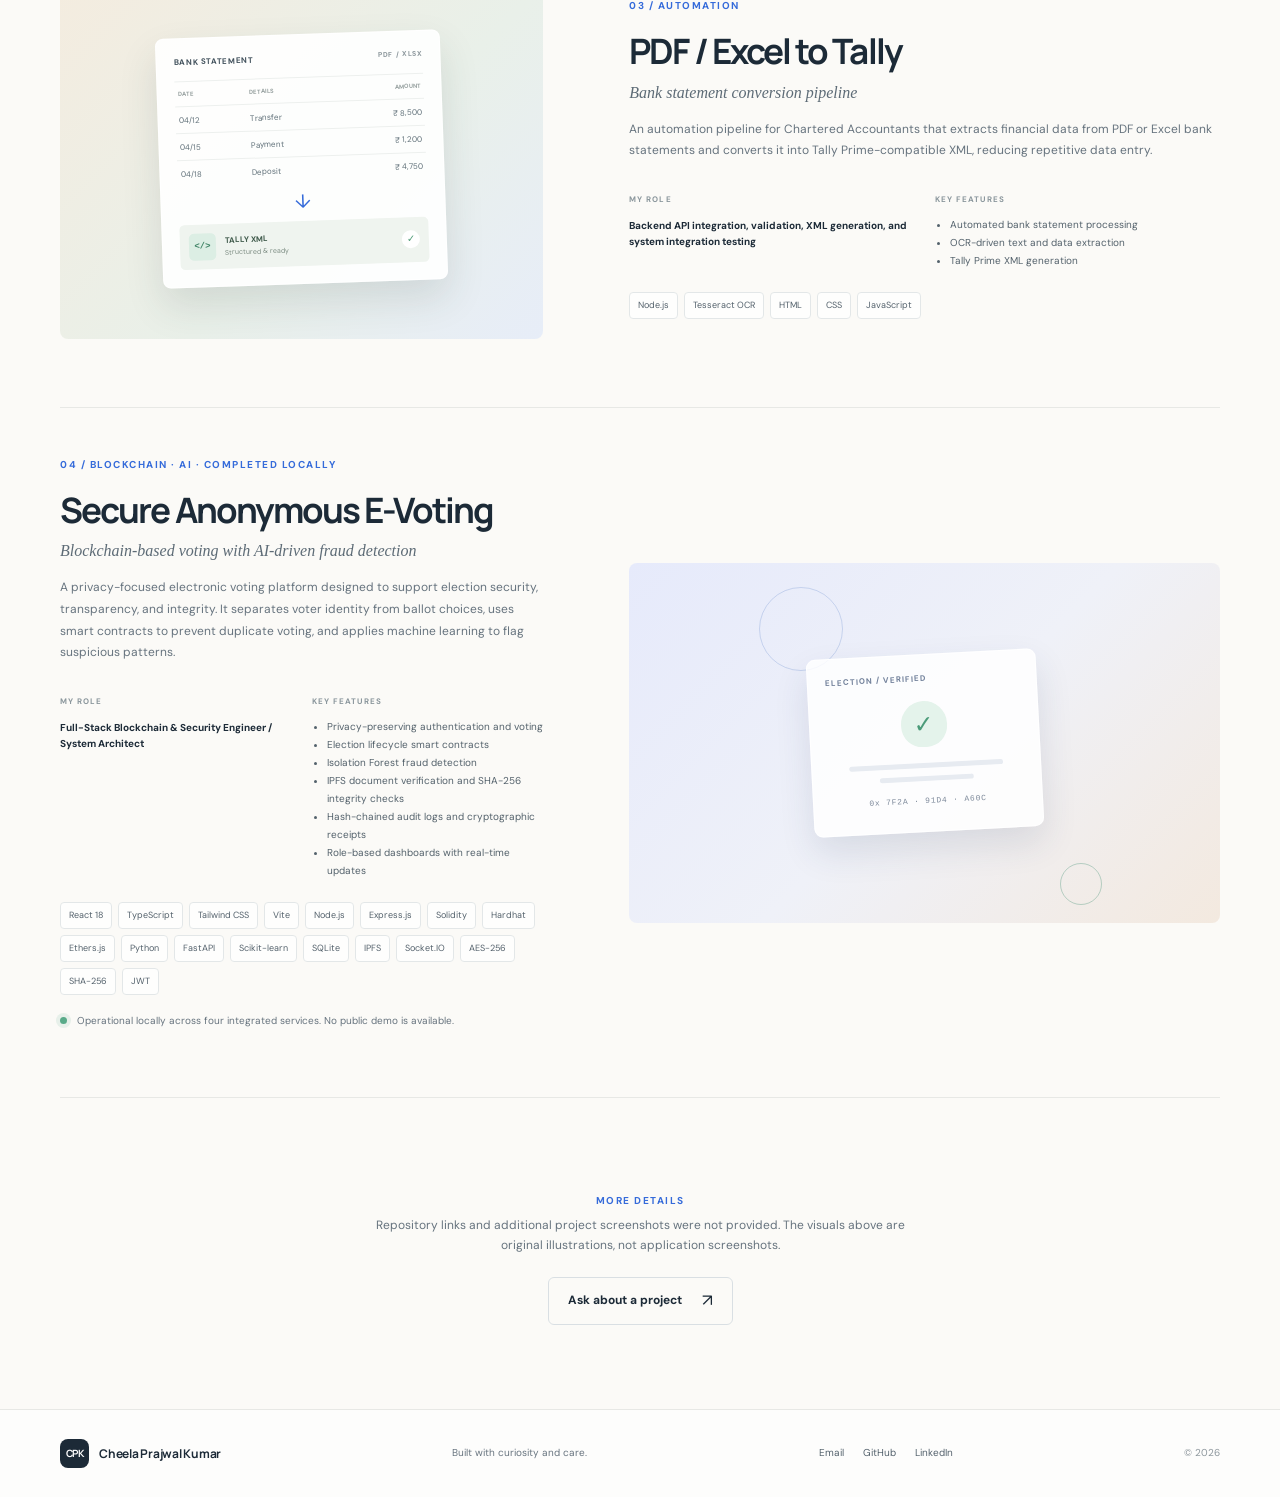
<file: projects.html>
<!doctype html>
<html lang="en">
<head>
  <meta charset="utf-8"><meta name="viewport" content="width=device-width, initial-scale=1"><meta name="theme-color" content="#fbfaf7">
  <meta name="description" content="Selected software, cloud, automation, and blockchain projects by Cheela Prajwal Kumar.">
  <title>Projects — Cheela Prajwal Kumar</title>
  <link rel="preconnect" href="https://fonts.googleapis.com"><link rel="preconnect" href="https://fonts.gstatic.com" crossorigin><link href="https://fonts.googleapis.com/css2?family=DM+Sans:wght@400;500;600;700&family=Manrope:wght@400;500;600;700;800&display=swap" rel="stylesheet">
  <link rel="stylesheet" href="css/styles.css"><script src="js/main.js" defer></script>
</head>
<body>
  <a class="skip-link" href="#main">Skip to content</a>
  <header class="site-header"><div class="container nav-wrap"><a class="wordmark" href="index.html" aria-label="Cheela Prajwal Kumar, home"><span class="wordmark-mark">CPK</span><span>Cheela Prajwal Kumar</span></a><button class="menu-toggle" type="button" aria-label="Open navigation" aria-expanded="false" aria-controls="primary-nav"><span></span><span></span></button><nav class="primary-nav" id="primary-nav" aria-label="Main navigation"><a href="index.html">Home</a><a href="about.html">About</a><a href="projects.html" aria-current="page">Projects</a><a href="contact.html">Contact</a><a class="nav-cta" href="cv.html">Download CV <span aria-hidden="true">↗</span></a></nav></div></header>
  <main id="main">
    <section class="page-hero container" data-reveal><p class="eyebrow">SELECTED WORK / 2024—26</p><h1>Ideas made<br><span>into real projects.</span></h1><p class="page-lede">A collection of team and individual work across travel, cloud systems, document automation, and secure voting.</p></section>
    <section class="container project-list">
      <article class="project-detail" id="wander-ai" data-reveal><div class="project-detail-visual travel-art"><div class="travel-map"><span class="map-route"></span><span class="map-pin pin-a"></span><span class="map-pin pin-b"></span><span class="map-pin pin-c"></span><span class="map-label">PLAN / EXPLORE / GO</span></div><div class="float-chip chip-budget"><span class="chip-icon">₹</span><span><b>Trip budget</b><small>Live INR tracking</small></span></div><div class="float-chip chip-voice"><span class="sound-bars"><i></i><i></i><i></i><i></i><i></i></span><span><b>Voice guide</b><small>Ready to explore</small></span></div></div><div class="project-detail-copy"><p class="eyebrow">01 / TRAVEL TECHNOLOGY · COMPLETED & DEPLOYED</p><h2>Wander AI</h2><p class="project-subtitle">Multi-Modal Route Optimization & Live Ledger System</p><p>Gemini-powered travel platform delivering real-time itineraries, live maps, and native INR budget tracking for cities worldwide. It brings mapping, voice guidance, and hotel booking into one instant-cached experience.</p><div class="project-highlights"><div><span>MY ROLE</span><strong>Team Lead & Backend Development</strong></div><div><span>KEY FEATURES</span><ul><li>Live, interactive maps</li><li>Best-fit hotel finder</li><li>Voice-based travel assistant</li></ul></div></div><div class="tech-list"><span>Gemini 1.5 APIs</span><span>LangGraph</span><span>Pydantic</span><span>Google Maps SDK</span><span>Places API</span><span>PostgreSQL + pgvector</span><span>Redis</span><span>WebRTC</span><span>Amadeus API</span><span>Open Exchange Rates</span><span>Flutter</span><span>React Native</span></div><a class="text-link project-live-link" href="https://bestfortravel2.netlify.app/" target="_blank" rel="noreferrer">Visit live project <span aria-hidden="true">↗</span></a></div></article>
      <article class="project-detail project-detail-reverse" id="campus-lost-found" data-reveal><div class="project-detail-visual campus-art"><div class="campus-window"><div class="window-top"><i></i><i></i><i></i><span>Campus / Lost & Found</span></div><div class="window-content"><span class="window-heading">Find what matters.</span><span class="window-search">⌕ &nbsp; Search campus reports</span><div class="lost-item"><span class="item-icon item-blue">▣</span><span><b>Lost item report</b><small>Recently posted</small></span><span class="item-status">LOST</span></div><div class="lost-item"><span class="item-icon item-green">✓</span><span><b>Found item report</b><small>Ready to reconnect</small></span><span class="item-status found">FOUND</span></div></div></div></div><div class="project-detail-copy"><p class="eyebrow">02 / CLOUD APPLICATION</p><h2>Campus Lost & Found</h2><p class="project-subtitle">Cloud-Based Campus Lost & Found Tracker</p><p>A cloud-hosted tracking platform for educational institutes. Students can post lost or found item reports and browse listings to make it easier to recover misplaced belongings on campus.</p><div class="project-highlights"><div><span>MY ROLE</span><strong>Backend Developer</strong></div><div><span>KEY FEATURES</span><ul><li>Lost and found report posting</li><li>Search and browse existing reports</li><li>Cloud-hosted storage and database</li></ul></div></div><div class="tech-list"><span>AWS S3</span><span>DynamoDB</span><span>Elastic Beanstalk</span><span>Node.js</span><span>HTML</span><span>CSS</span><span>JavaScript</span></div></div></article>
      <article class="project-detail" id="tally-converter" data-reveal><div class="project-detail-visual tally-art"><div class="tally-sheet"><div class="sheet-title">BANK STATEMENT <span>PDF / XLSX</span></div><div class="sheet-row sheet-head"><span>DATE</span><span>DETAILS</span><span>AMOUNT</span></div><div class="sheet-row"><span>04/12</span><span>Transfer</span><span>₹ 8,500</span></div><div class="sheet-row"><span>04/15</span><span>Payment</span><span>₹ 1,200</span></div><div class="sheet-row"><span>04/18</span><span>Deposit</span><span>₹ 4,750</span></div><div class="convert-arrow">↓</div><div class="xml-card"><span class="xml-badge">&lt;/&gt;</span><span><b>TALLY XML</b><small>Structured & ready</small></span><span class="xml-check">✓</span></div></div></div><div class="project-detail-copy"><p class="eyebrow">03 / AUTOMATION</p><h2>PDF / Excel to Tally</h2><p class="project-subtitle">Bank statement conversion pipeline</p><p>An automation pipeline for Chartered Accountants that extracts financial data from PDF or Excel bank statements and converts it into Tally Prime-compatible XML, reducing repetitive data entry.</p><div class="project-highlights"><div><span>MY ROLE</span><strong>Backend API integration, validation, XML generation, and system integration testing</strong></div><div><span>KEY FEATURES</span><ul><li>Automated bank statement processing</li><li>OCR-driven text and data extraction</li><li>Tally Prime XML generation</li></ul></div></div><div class="tech-list"><span>Node.js</span><span>Tesseract OCR</span><span>HTML</span><span>CSS</span><span>JavaScript</span></div></div></article>
      <article class="project-detail project-detail-reverse" id="secure-voting" data-reveal><div class="project-detail-visual voting-art"><div class="vote-panel"><span class="vote-label">ELECTION / VERIFIED</span><div class="vote-shield">✓</div><div class="vote-line"></div><div class="vote-line short"></div><div class="vote-hash">0x 7F2A · 91D4 · A60C</div></div><span class="vote-orb orb-left"></span><span class="vote-orb orb-right"></span></div><div class="project-detail-copy"><p class="eyebrow">04 / BLOCKCHAIN · AI · COMPLETED LOCALLY</p><h2>Secure Anonymous E-Voting</h2><p class="project-subtitle">Blockchain-based voting with AI-driven fraud detection</p><p>A privacy-focused electronic voting platform designed to support election security, transparency, and integrity. It separates voter identity from ballot choices, uses smart contracts to prevent duplicate voting, and applies machine learning to flag suspicious patterns.</p><div class="project-highlights"><div><span>MY ROLE</span><strong>Full-Stack Blockchain & Security Engineer / System Architect</strong></div><div><span>KEY FEATURES</span><ul><li>Privacy-preserving authentication and voting</li><li>Election lifecycle smart contracts</li><li>Isolation Forest fraud detection</li><li>IPFS document verification and SHA-256 integrity checks</li><li>Hash-chained audit logs and cryptographic receipts</li><li>Role-based dashboards with real-time updates</li></ul></div></div><div class="tech-list"><span>React 18</span><span>TypeScript</span><span>Tailwind CSS</span><span>Vite</span><span>Node.js</span><span>Express.js</span><span>Solidity</span><span>Hardhat</span><span>Ethers.js</span><span>Python</span><span>FastAPI</span><span>Scikit-learn</span><span>SQLite</span><span>IPFS</span><span>Socket.IO</span><span>AES-256</span><span>SHA-256</span><span>JWT</span></div><p class="local-note"><span class="status-dot"></span>Operational locally across four integrated services. No public demo is available.</p></div></article>
    </section>
    <section class="section container project-endnote" data-reveal><p class="eyebrow">MORE DETAILS</p><p>Repository links and additional project screenshots were not provided. The visuals above are original illustrations, not application screenshots.</p><a class="button button-outline" href="contact.html">Ask about a project <span aria-hidden="true">↗</span></a></section>
  </main>
  <footer class="site-footer"><div class="container footer-inner"><a class="wordmark footer-wordmark" href="index.html"><span class="wordmark-mark">CPK</span><span>Cheela Prajwal Kumar</span></a><p>Built with curiosity and care.</p><div class="footer-links"><a href="mailto:cheela.prajwalkumar2024@vitstudent.ac.in">Email</a><a href="https://github.com/Prajwal230906" target="_blank" rel="noreferrer">GitHub</a><a href="https://www.linkedin.com/in/prajwal-kumar-cheela-898396377/" target="_blank" rel="noreferrer">LinkedIn</a></div><span class="copyright">© <span data-year></span></span></div></footer><button class="back-to-top" type="button" aria-label="Back to top">↑</button>
</body></html>
</file>
<file: css/styles.css>
:root {
  color-scheme: light;
  --paper: #fbfaf7;
  --white: #fff;
  --ink: #1c2a37;
  --muted: #66737e;
  --blue: #356bda;
  --blue-dark: #2855b8;
  --blue-soft: #eaf0ff;
  --mint: #d9eee9;
  --line: #e7e8e5;
  --soft: #f3f5f3;
  --serif: Georgia, "Times New Roman", serif;
  --sans: "DM Sans", "Segoe UI", sans-serif;
  --display: "Manrope", "Segoe UI", sans-serif;
  --container: 1160px;
}
* { box-sizing: border-box; }
html { scroll-behavior: smooth; scroll-padding-top: 96px; }
body { margin: 0; background: var(--paper); color: var(--ink); font-family: var(--sans); font-size: 16px; line-height: 1.65; -webkit-font-smoothing: antialiased; }
body::before { position: fixed; z-index: -1; inset: 0; background: radial-gradient(ellipse at 84% 10%, rgba(217, 238, 233, .28), transparent 34%), radial-gradient(ellipse at 8% 45%, rgba(234, 240, 255, .20), transparent 32%); content: ""; pointer-events: none; }
a { color: inherit; text-decoration: none; }
button, input, textarea { font: inherit; }
button, a { -webkit-tap-highlight-color: transparent; }
button:focus-visible, a:focus-visible, input:focus-visible, textarea:focus-visible { outline: 3px solid rgba(53, 107, 218, .42); outline-offset: 3px; }
.container { width: min(var(--container), calc(100% - 64px)); margin-inline: auto; }
.skip-link { position: fixed; z-index: 100; top: 10px; left: 10px; padding: 10px 14px; transform: translateY(-150%); border-radius: 8px; background: var(--ink); color: white; }
.skip-link:focus { transform: translateY(0); }
.site-header { position: sticky; z-index: 30; top: 0; height: 82px; border-bottom: 1px solid rgba(231, 232, 229, .72); background: rgba(251, 250, 247, .92); backdrop-filter: blur(16px); }
.nav-wrap, .primary-nav, .wordmark { display: flex; align-items: center; }
.nav-wrap { height: 100%; justify-content: space-between; }
.wordmark { gap: 10px; font: 700 14px var(--display); letter-spacing: -.02em; }
.wordmark-mark { display: grid; width: 34px; height: 34px; place-items: center; border-radius: 10px; background: var(--ink); color: white; font: 700 12px var(--display); letter-spacing: -.06em; }
.primary-nav { gap: 34px; height: 100%; color: #5f6b75; font-size: 13px; font-weight: 600; }
.primary-nav > a { transition: color .2s ease; }
.primary-nav > a:hover, .primary-nav > a[aria-current="page"] { color: var(--ink); }
.primary-nav .nav-cta { display: inline-flex; align-items: center; gap: 11px; padding: 11px 15px; border: 1px solid #dfe2e2; border-radius: 7px; color: var(--ink); }
.nav-cta span { color: var(--blue); font-size: 17px; line-height: 1; }
.menu-toggle { display: none; }
.hero { display: grid; min-height: 620px; grid-template-columns: 1.12fr .88fr; align-items: center; gap: 42px; padding-block: 74px 82px; }
.hero-copy { max-width: 600px; }
.eyebrow { margin: 0 0 17px; color: var(--blue); font-size: 10px; font-weight: 700; letter-spacing: .15em; line-height: 1.5; }
.status-dot { display: inline-block; width: 7px; height: 7px; margin-right: 7px; border-radius: 50%; background: #59aa89; vertical-align: 1px; box-shadow: 0 0 0 4px rgba(89, 170, 137, .12); }
.eyebrow-divider { margin-inline: 9px; color: #b2b9be; }
h1, h2, h3, p { margin-top: 0; }
h1, h2, h3 { font-family: var(--display); }
.hero h1, .page-hero h1 { margin-bottom: 25px; font-size: clamp(48px, 6vw, 75px); font-weight: 600; letter-spacing: -.067em; line-height: 1.09; }
.hero h1 span, .page-hero h1 span, .closing-cta h2 span { color: var(--blue); font-family: var(--serif); font-weight: 400; font-style: italic; letter-spacing: -.05em; }
.hero-summary { max-width: 510px; margin-bottom: 30px; color: var(--muted); font-size: 16px; line-height: 1.8; }
.hero-actions { display: flex; align-items: center; gap: 27px; }
.button { display: inline-flex; align-items: center; justify-content: center; gap: 20px; min-height: 48px; padding: 0 19px; border: 1px solid transparent; border-radius: 6px; cursor: pointer; font-size: 12px; font-weight: 700; transition: transform .2s ease, background .2s ease, box-shadow .2s ease; }
.button:hover { transform: translateY(-2px); }
.button span { font-size: 17px; font-weight: 400; line-height: 1; }
.button-primary { background: var(--blue); color: white; box-shadow: 0 6px 15px rgba(53, 107, 218, .15); }
.button-primary:hover { background: var(--blue-dark); box-shadow: 0 9px 20px rgba(53, 107, 218, .22); }
.button-outline { border-color: #d9dfe3; background: transparent; color: var(--ink); }
.text-link { display: inline-flex; align-items: center; gap: 10px; color: var(--ink); font-size: 12px; font-weight: 700; }
.text-link span { color: var(--blue); font-size: 17px; transition: transform .2s ease; }
.text-link:hover span { transform: translateX(4px); }
.hero-meta { display: flex; gap: 37px; margin-top: 58px; padding-top: 22px; border-top: 1px solid var(--line); }
.hero-meta div { display: grid; gap: 3px; }
.hero-meta strong { font: 700 19px var(--display); letter-spacing: -.04em; }
.hero-meta span { color: var(--muted); font-size: 10px; }
.hero-art { position: relative; display: grid; min-height: 430px; place-items: center; overflow: hidden; border-radius: 48% 42% 47% 43% / 42% 44% 49% 47%; background: linear-gradient(138deg, #e7edf8, #edf4ee 62%, #f5eddf); isolation: isolate; }
.art-grid { position: absolute; inset: 0; opacity: .45; background-image: linear-gradient(rgba(57, 91, 144, .12) 1px, transparent 1px), linear-gradient(90deg, rgba(57, 91, 144, .12) 1px, transparent 1px); background-size: 42px 42px; mask-image: radial-gradient(ellipse at center, black 0%, transparent 73%); }
.art-orbit { position: absolute; width: 350px; height: 130px; border: 1px solid rgba(52, 95, 165, .23); border-radius: 50%; transform: rotate(-34deg); }
.orbit-two { width: 325px; height: 170px; transform: rotate(40deg); border-color: rgba(74, 143, 131, .25); }
.monogram-card { position: relative; display: flex; width: 238px; height: 284px; flex-direction: column; justify-content: center; padding: 28px; border: 1px solid rgba(255, 255, 255, .9); border-radius: 16px; background: rgba(255, 255, 255, .75); box-shadow: 0 24px 60px rgba(47, 64, 89, .12); transform: rotate(-4deg); backdrop-filter: blur(10px); }
.monogram-kicker { color: #78838d; font-size: 9px; font-weight: 700; letter-spacing: .14em; }
.monogram { margin-top: 8px; color: var(--blue); font: 600 64px/1 var(--display); letter-spacing: -.12em; }
.monogram-rule { width: 39px; height: 2px; margin: 17px 0 14px; background: var(--blue); }
.monogram-caption { color: var(--ink); font: italic 16px/1.5 var(--serif); }
.art-note { position: absolute; color: #6e7a82; font-size: 9px; font-weight: 700; letter-spacing: .15em; }
.note-top { top: 65px; right: 35px; transform: rotate(7deg); }
.note-bottom { bottom: 58px; left: 42px; }
.note-bottom span { margin-left: 7px; color: var(--blue); font-size: 15px; }
.intro-strip { border-block: 1px solid var(--line); background: rgba(255, 255, 255, .58); }
.intro-strip-inner { display: flex; min-height: 94px; align-items: center; justify-content: space-between; gap: 25px; }
.intro-strip p { margin: 0; color: var(--muted); font-size: 13px; }
.intro-strip strong { color: var(--ink); font-weight: 600; }
.section { padding-block: 103px; }
.section-heading { display: flex; align-items: end; justify-content: space-between; gap: 25px; margin-bottom: 34px; }
.section-heading .eyebrow { margin-bottom: 9px; }
.section-heading h2, .about-story h2, .closing-cta h2 { margin: 0; font-size: clamp(30px, 4vw, 44px); font-weight: 600; letter-spacing: -.055em; line-height: 1.17; }
.section-note { padding-bottom: 6px; color: var(--muted); font-size: 12px; }
.project-grid { display: grid; grid-template-columns: repeat(2, minmax(0, 1fr)); gap: 24px; }
.project-card { display: block; overflow: hidden; border: 1px solid var(--line); border-radius: 8px; background: white; transition: transform .25s ease, box-shadow .25s ease; }
.project-card:hover { transform: translateY(-5px); box-shadow: 0 15px 36px rgba(34, 48, 64, .09); }
.project-art { position: relative; display: grid; min-height: 258px; place-items: center; overflow: hidden; }
.travel-art { background: linear-gradient(135deg, #e3f0e9, #e6edf9 68%, #f6efe3); }
.travel-map { position: absolute; inset: 23px 34px; overflow: hidden; border: 1px solid rgba(255, 255, 255, .85); border-radius: 8px; background-color: rgba(246, 250, 246, .56); background-image: linear-gradient(21deg, transparent 46%, rgba(140, 171, 163, .32) 47%, transparent 48%), linear-gradient(141deg, transparent 43%, rgba(140, 171, 163, .28) 44%, transparent 45%), linear-gradient(84deg, transparent 62%, rgba(140, 171, 163, .3) 63%, transparent 64%), linear-gradient(rgba(255,255,255,.6) 1px, transparent 1px), linear-gradient(90deg, rgba(255,255,255,.6) 1px, transparent 1px); background-size: 180px 120px, 230px 140px, 170px 100px, 26px 26px, 26px 26px; }
.map-route { position: absolute; top: 31%; left: 28%; width: 47%; height: 47%; border: 2px dashed rgba(53, 107, 218, .75); border-color: var(--blue) transparent transparent var(--blue); border-radius: 56% 0 0; transform: rotate(10deg); }
.map-pin { position: absolute; width: 10px; height: 10px; border: 2px solid white; border-radius: 50%; background: var(--blue); box-shadow: 0 2px 5px #718598; }
.pin-a { top: 26%; left: 26%; }.pin-b { top: 32%; left: 73%; background: #db8c61; }.pin-c { top: 72%; left: 49%; background: #4da189; }
.map-label { position: absolute; bottom: 12px; left: 14px; color: #798b88; font-size: 8px; font-weight: 700; letter-spacing: .14em; }
.float-chip { position: absolute; display: flex; align-items: center; gap: 10px; padding: 10px 12px; border: 1px solid rgba(255, 255, 255, .9); border-radius: 7px; background: rgba(255, 255, 255, .91); box-shadow: 0 7px 18px rgba(32, 58, 71, .12); }
.float-chip b, .float-chip small { display: block; white-space: nowrap; }
.float-chip b { font-size: 9px; }.float-chip small { margin-top: 2px; color: var(--muted); font-size: 8px; }
.chip-budget { top: 31px; right: 25px; }.chip-icon { display: grid; width: 24px; height: 24px; place-items: center; border-radius: 6px; background: #e9f3ed; color: #317d60; font: 700 12px var(--display); }
.chip-voice { bottom: 29px; left: 26px; }.sound-bars { display: flex; height: 20px; align-items: center; gap: 2px; padding: 0 5px; }.sound-bars i { width: 2px; height: 8px; border-radius: 3px; background: var(--blue); }.sound-bars i:nth-child(2), .sound-bars i:nth-child(4) { height: 15px; }.sound-bars i:nth-child(3) { height: 11px; }.sound-bars i:nth-child(5) { height: 6px; }
.voting-art { background: linear-gradient(135deg, #e6eafb, #eff1f8 52%, #f3e9df); }
.vote-panel { position: relative; z-index: 2; width: min(230px, 65%); min-height: 178px; padding: 17px; border: 1px solid rgba(255,255,255,.95); border-radius: 9px; background: rgba(255,255,255,.84); box-shadow: 0 16px 35px rgba(41, 58, 88, .12); transform: rotate(-3deg); }
.vote-label { display: block; color: #71809a; font-size: 8px; font-weight: 700; letter-spacing: .13em; }.vote-shield { display: grid; width: 46px; height: 46px; margin: 16px auto; place-items: center; border-radius: 50% 50% 46% 46%; background: #e4f3eb; color: #4b9b79; font-size: 24px; }.vote-line { width: 79%; height: 5px; margin: 8px auto; border-radius: 5px; background: #e7ebf1; }.vote-line.short { width: 48%; margin-top: 6px; }.vote-hash { margin-top: 15px; color: #7d899a; font: 8px monospace; text-align: center; letter-spacing: .1em; }.vote-orb { position: absolute; width: 84px; height: 84px; border: 1px solid rgba(64, 109, 191, .22); border-radius: 50%; }.orb-left { top: 24px; left: 22%; }.orb-right { right: 20%; bottom: 18px; width: 42px; height: 42px; border-color: rgba(91, 159, 133, .4); }
.project-card-copy { padding: 22px 24px 25px; }.project-topline { display: flex; justify-content: space-between; align-items: center; }.project-type { color: var(--blue); font-size: 9px; font-weight: 700; letter-spacing: .11em; }.project-arrow { color: #94a0a7; font-size: 19px; transition: transform .2s ease; }.project-card:hover .project-arrow { transform: translate(3px, -3px); color: var(--blue); }
.project-card h3 { margin: 15px 0 6px; font-size: 22px; letter-spacing: -.04em; }.project-card-copy p { max-width: 460px; margin-bottom: 16px; color: var(--muted); font-size: 12px; line-height: 1.75; }.project-credits { color: #87919a; font-size: 10px; }
.mobile-link { display: none; }
.values-band { padding-block: 43px; background: #eef3f1; }.values-inner { display: flex; align-items: center; justify-content: space-between; gap: 28px; }.values-inner .eyebrow { min-width: max-content; margin: 0; }.values-list { display: flex; align-items: center; justify-content: space-between; gap: 23px; color: #455661; font: 500 16px var(--serif); }.values-list i { color: #71a994; font-size: 13px; font-style: normal; }
.closing-cta { display: flex; align-items: center; justify-content: space-between; gap: 35px; }.closing-cta .eyebrow { margin-bottom: 15px; }.closing-cta .button { flex-shrink: 0; }.closing-cta h2 { font-size: clamp(36px, 5vw, 54px); }
.site-footer { border-top: 1px solid var(--line); background: rgba(255, 255, 255, .6); }.footer-inner { display: flex; min-height: 87px; align-items: center; justify-content: space-between; gap: 20px; }.footer-wordmark { font-size: 12px; }.footer-wordmark .wordmark-mark { width: 29px; height: 29px; border-radius: 8px; font-size: 10px; }.footer-inner > p { margin: 0; color: var(--muted); font-size: 10px; }.footer-links { display: flex; gap: 19px; color: #53616c; font-size: 10px; }.footer-links a:hover { color: var(--blue); }.copyright { color: #8c969c; font-size: 10px; }
.back-to-top { position: fixed; z-index: 20; right: 25px; bottom: 25px; display: grid; width: 40px; height: 40px; place-items: center; transform: translateY(12px); border: 1px solid #dfe3e4; border-radius: 50%; background: white; color: var(--ink); box-shadow: 0 4px 15px rgba(29, 44, 59, .08); cursor: pointer; font-size: 17px; opacity: 0; pointer-events: none; transition: opacity .2s ease, transform .2s ease; }.back-to-top.is-visible { transform: translateY(0); opacity: 1; pointer-events: auto; }
[data-reveal] { opacity: 0; transform: translateY(18px); transition: opacity .65s ease, transform .65s cubic-bezier(.2,.7,.2,1); transition-delay: var(--reveal-delay, 0ms); }.is-revealed { opacity: 1; transform: translateY(0); }
.page-hero { padding-block: 96px 65px; }.page-hero h1 { margin-bottom: 20px; font-size: clamp(46px, 6.5vw, 72px); }.page-lede { max-width: 560px; margin: 0; color: var(--muted); font-size: 15px; line-height: 1.8; }
.about-layout { display: grid; grid-template-columns: 1.2fr .8fr; gap: 100px; padding-top: 48px; padding-bottom: 110px; }.about-story { max-width: 620px; }.about-story h2 { margin-bottom: 23px; }.about-story > p:not(.eyebrow) { color: var(--muted); font-size: 14px; line-height: 1.9; }.about-story blockquote { margin: 32px 0 0; padding-left: 19px; border-left: 2px solid var(--blue); color: var(--ink); font: italic 21px/1.5 var(--serif); }
.about-facts { display: grid; gap: 0; align-content: start; }.fact-card { display: flex; gap: 15px; padding: 17px 0; border-bottom: 1px solid var(--line); }.fact-number { padding-top: 3px; color: #8a97a2; font: 10px var(--display); }.fact-card h3 { margin: 0 0 4px; font-size: 13px; letter-spacing: -.02em; }.fact-card p { margin: 0; color: var(--muted); font-size: 11px; line-height: 1.65; }.fact-quote { display: block; margin-top: 18px; padding: 18px; border: 0; border-radius: 7px; background: var(--blue-soft); }.fact-quote > span { color: var(--blue); }.fact-quote p { margin: 6px 0 9px; color: var(--ink); font: italic 15px/1.5 var(--serif); }.fact-quote small { color: var(--muted); font-size: 9px; }
.section-soft { background: #f2f5f2; }.education-card { display: grid; grid-template-columns: 70px 1fr 210px; align-items: center; gap: 24px; padding: 30px; border: 1px solid #e4e9e5; border-radius: 8px; background: rgba(255,255,255,.75); }.education-mark { display: grid; width: 62px; height: 62px; place-items: center; border-radius: 10px; background: var(--ink); color: white; font: 700 15px var(--display); letter-spacing: -.07em; }.education-copy .eyebrow { margin-bottom: 7px; }.education-copy h3 { margin: 0 0 4px; font-size: 19px; letter-spacing: -.04em; }.education-copy > p:not(.eyebrow) { margin: 0; color: var(--muted); font-size: 12px; }.education-tags { display: flex; gap: 7px; margin-top: 14px; }.education-tags span { padding: 4px 8px; border-radius: 4px; background: #f0f3f3; color: #54616b; font-size: 9px; }.education-side { display: grid; gap: 7px; padding-left: 23px; border-left: 1px solid var(--line); }.education-side span { color: #89959b; font-size: 8px; font-weight: 700; letter-spacing: .13em; }.education-side strong { font-size: 12px; font-weight: 600; }
.leadership-grid { display: grid; grid-template-columns: repeat(3, 1fr); gap: 16px; }.leadership-card { min-height: 158px; padding: 22px; border: 1px solid var(--line); border-radius: 7px; background: white; }.leadership-index { color: var(--blue); font: 10px var(--display); }.leadership-card h3 { margin: 22px 0 4px; font-size: 15px; letter-spacing: -.025em; }.leadership-card p { margin: 0; color: var(--muted); font-size: 11px; }.community-line { display: grid; grid-template-columns: 175px 1fr; align-items: center; gap: 20px; margin-top: 28px; padding-top: 22px; border-top: 1px solid var(--line); }.community-line .eyebrow { margin: 0; }.community-line p { margin: 0; color: var(--muted); font-size: 12px; }.community-line i { padding-inline: 7px; color: var(--blue); font-style: normal; }
.skills-section { padding-top: 85px; }.skill-groups { display: grid; grid-template-columns: repeat(2, 1fr); gap: 0 50px; }.skill-group { padding: 19px 0; border-bottom: 1px solid var(--line); }.skill-group h3 { margin: 0 0 13px; font-size: 13px; }.skill-chips { display: flex; flex-wrap: wrap; gap: 7px; }.skill-chips span, .tech-list span { padding: 6px 10px; border: 1px solid #e3e7e8; border-radius: 4px; background: rgba(255,255,255,.75); color: #53616b; font-size: 10px; }.learning-note { display: flex; align-items: center; gap: 14px; margin-top: 18px; padding: 17px; border-radius: 7px; background: var(--blue-soft); }.learning-star { color: var(--blue); font-size: 22px; }.learning-note p { margin: 0; color: #607080; font-size: 11px; line-height: 1.7; }.learning-note strong { color: var(--ink); }.about-bottom { margin-bottom: 90px; padding: 36px; border-radius: 8px; background: #f1f4f1; text-align: center; }.about-bottom .eyebrow { margin-bottom: 7px; }.about-bottom h2 { margin-bottom: 20px; font-size: 28px; letter-spacing: -.05em; }
.project-list { padding-bottom: 35px; }.project-detail { display: grid; grid-template-columns: .9fr 1.1fr; align-items: center; gap: clamp(38px, 7vw, 86px); padding-block: 49px 68px; border-bottom: 1px solid var(--line); scroll-margin-top: 108px; }.project-detail-reverse .project-detail-visual { order: 2; }.project-detail-visual { position: relative; display: grid; min-height: 360px; place-items: center; overflow: hidden; border-radius: 8px; }.project-detail-copy .eyebrow { margin-bottom: 10px; }.project-detail-copy h2 { margin: 0; font-size: 35px; letter-spacing: -.055em; }.project-subtitle { margin: 3px 0 17px; color: #5d6b76; font: italic 16px var(--serif); }.project-detail-copy > p:not(.eyebrow):not(.project-subtitle):not(.local-note) { margin: 0 0 21px; color: var(--muted); font-size: 12px; line-height: 1.8; }.project-highlights { display: grid; grid-template-columns: 1fr 1fr; gap: 21px; margin: 22px 0; }.project-highlights > div > span { color: #8a969c; font-size: 8px; font-weight: 700; letter-spacing: .13em; }.project-highlights strong { display: block; margin-top: 8px; font-size: 10px; line-height: 1.6; }.project-highlights ul { margin: 6px 0 0; padding-left: 15px; color: #53616b; font-size: 10px; line-height: 1.8; }.tech-list { display: flex; flex-wrap: wrap; gap: 6px; }.tech-list span { padding: 5px 8px; font-size: 9px; }.project-live-link { margin-top: 21px; color: var(--blue); }.project-endnote { padding-top: 60px; padding-bottom: 84px; text-align: center; }.project-endnote .eyebrow { margin-bottom: 8px; }.project-endnote p:not(.eyebrow) { max-width: 570px; margin: 0 auto 21px; color: var(--muted); font-size: 12px; }.local-note { display: flex; align-items: center; gap: 3px; margin: 18px 0 0; color: var(--muted); font-size: 10px; }.local-note .status-dot { flex-shrink: 0; }
.campus-art { background: linear-gradient(135deg, #e9eee8, #e7edf8); }.campus-window { width: min(280px, 78%); overflow: hidden; border: 1px solid rgba(255,255,255,.95); border-radius: 8px; background: white; box-shadow: 0 20px 40px rgba(32,57,72,.12); transform: rotate(2deg); }.window-top { display: flex; height: 30px; align-items: center; gap: 4px; padding: 0 10px; border-bottom: 1px solid #edf0ee; background: #fbfcfb; }.window-top i { width: 5px; height: 5px; border-radius: 50%; background: #c2cbc9; }.window-top span { margin-left: 7px; color: #899596; font-size: 7px; }.window-content { padding: 16px; }.window-heading { display: block; margin-bottom: 10px; font: 600 16px var(--display); letter-spacing: -.05em; }.window-search { display: block; margin-bottom: 12px; padding: 7px; border-radius: 4px; background: #f4f6f5; color: #929d9e; font-size: 8px; }.lost-item { display: flex; align-items: center; gap: 8px; padding: 8px 0; border-top: 1px solid #eef0ef; }.item-icon { display: grid; width: 23px; height: 23px; place-items: center; border-radius: 5px; background: #eaf0ff; color: var(--blue); font-size: 10px; }.item-green { background: #e7f3ec; color: #48866a; }.lost-item b, .lost-item small { display: block; }.lost-item b { font-size: 8px; }.lost-item small { color: #899395; font-size: 7px; }.item-status { margin-left: auto; color: #b47753; font-size: 6px; font-weight: 700; letter-spacing: .08em; }.item-status.found { color: #4b9b79; }
.tally-art { background: linear-gradient(135deg, #f4ecdf, #e9f0e9 58%, #e7edf8); }.tally-sheet { width: min(285px, 78%); padding: 17px; border: 1px solid rgba(255,255,255,.9); border-radius: 8px; background: rgba(255,255,255,.9); box-shadow: 0 18px 38px rgba(47, 61, 65, .13); transform: rotate(-2deg); }.sheet-title { display: flex; justify-content: space-between; margin-bottom: 12px; color: #40505b; font-size: 8px; font-weight: 700; letter-spacing: .08em; }.sheet-title span { color: #8b969b; font-size: 7px; }.sheet-row { display: grid; grid-template-columns: .8fr 1.2fr .8fr; gap: 4px; padding: 8px 3px; border-top: 1px solid #edf0ee; color: #607079; font: 8px var(--sans); }.sheet-row span:last-child { text-align: right; }.sheet-head { color: #96a09f; font-size: 6px; font-weight: 700; }.convert-arrow { padding: 3px; color: var(--blue); font-size: 19px; text-align: center; }.xml-card { display: flex; align-items: center; gap: 9px; padding: 9px; border-radius: 5px; background: #eff4ef; }.xml-badge { display: grid; width: 27px; height: 27px; place-items: center; border-radius: 5px; background: #dceee4; color: #3d8264; font: 700 9px monospace; }.xml-card b, .xml-card small { display: block; }.xml-card b { color: #405b4c; font-size: 8px; }.xml-card small { color: #7d8d83; font-size: 7px; }.xml-check { display: grid; width: 18px; height: 18px; margin-left: auto; place-items: center; border-radius: 50%; background: white; color: #4d9b76; font-size: 10px; }
.contact-layout { display: grid; grid-template-columns: .85fr 1.15fr; gap: clamp(45px, 9vw, 120px); padding-top: 30px; padding-bottom: 120px; }.contact-info { padding-top: 16px; }.contact-email { display: flex; align-items: center; gap: 10px; margin-bottom: 5px; color: var(--ink); font: 600 clamp(16px, 2vw, 21px) var(--display); letter-spacing: -.04em; overflow-wrap: anywhere; }.contact-email span { color: var(--blue); font-size: 16px; }.contact-phone { display: inline-block; color: var(--muted); font-size: 13px; }.social-list { margin-top: 46px; border-top: 1px solid var(--line); }.social-list a { display: flex; justify-content: space-between; padding: 14px 2px; border-bottom: 1px solid var(--line); color: #56636d; font-size: 12px; }.social-list a span:last-child { color: var(--blue); }.social-list a:hover { color: var(--blue); }.contact-note { display: flex; align-items: flex-start; gap: 3px; margin-top: 23px; }.contact-note .status-dot { flex-shrink: 0; margin-top: 7px; }.contact-note p { margin: 0; color: var(--muted); font-size: 11px; }.contact-form-wrap { padding: 31px; border: 1px solid var(--line); border-radius: 8px; background: white; box-shadow: 0 15px 45px rgba(38, 53, 66, .04); }.form-intro { margin-bottom: 22px; }.form-intro h2 { margin: 0 0 3px; font-size: 23px; letter-spacing: -.04em; }.form-intro p { margin: 0; color: var(--muted); font-size: 10px; }.contact-form label { display: block; margin: 15px 0 6px; color: #45535e; font-size: 10px; font-weight: 700; }.contact-form label span { color: var(--blue); }.contact-form input:not([type="hidden"]), .contact-form textarea { display: block; width: 100%; padding: 12px; border: 1px solid #e2e6e7; border-radius: 5px; background: #fcfcfb; color: var(--ink); font-size: 12px; }.contact-form input::placeholder, .contact-form textarea::placeholder { color: #a6afb2; }.contact-form textarea { min-height: 132px; resize: vertical; }.form-submit { width: 100%; margin-top: 18px; }.form-privacy { margin: 12px 0 0; color: #8a969b; font-size: 9px; line-height: 1.6; }.honey-field { position: absolute; left: -9999px; opacity: 0; }
.cv-body { background: #f1f2ef; }.cv-nav { position: relative; }.cv-nav-links { gap: 20px; }.print-button { border: 0; }.cv-main { padding-block: 40px 75px; }.cv-sheet { max-width: 850px; margin-inline: auto; padding: 54px 64px 45px; border: 1px solid #e4e5e1; background: white; box-shadow: 0 14px 45px rgba(33, 46, 54, .06); }.cv-heading { display: flex; justify-content: space-between; gap: 25px; padding-bottom: 24px; border-bottom: 2px solid var(--ink); }.cv-heading .eyebrow { margin-bottom: 6px; }.cv-heading h1 { margin: 0; font-size: 34px; letter-spacing: -.06em; line-height: 1.15; }.cv-title { margin: 5px 0 0; color: var(--blue); font-size: 13px; font-weight: 600; }.cv-contact { display: grid; align-content: center; gap: 4px; text-align: right; }.cv-contact a { color: #596770; font-size: 9px; }.cv-section { padding-top: 19px; }.cv-section h2 { margin: 0 0 10px; color: var(--blue); font-size: 11px; letter-spacing: .12em; text-transform: uppercase; }.cv-section p { margin: 0; color: #4d5a63; font-size: 10px; line-height: 1.65; }.cv-entry { display: flex; justify-content: space-between; gap: 20px; margin-bottom: 13px; }.cv-entry h3, .cv-project h3 { margin: 0 0 2px; font-size: 11px; letter-spacing: -.015em; }.cv-entry-meta { display: grid; justify-items: end; gap: 2px; color: #65727a; font-size: 9px; }.cv-entry-meta strong { color: var(--ink); }.cv-project { margin-bottom: 11px; }.cv-project h3 span { color: #5e6b72; font-family: var(--sans); font-size: 9px; font-weight: 500; }.cv-project p { margin-bottom: 2px; }.cv-project small { color: #77848b; font-size: 8px; line-height: 1.45; }.cv-last { padding-bottom: 15px; border-bottom: 1px solid var(--line); }.cv-footnote { margin: 14px 0 0; color: #839097; font-size: 8px; }.cv-instructions { margin: 17px auto 0; color: #68747c; font-size: 11px; text-align: center; }.cv-footer .footer-inner { min-height: 65px; }.cv-footer .footer-inner > p { margin-left: auto; }
@media (max-width: 900px) {
  .hero { min-height: 550px; gap: 23px; }.hero-art { min-height: 360px; }.art-orbit { width: 290px; }.monogram-card { width: 208px; height: 252px; }.monogram { font-size: 57px; }.project-detail { gap: 38px; }.project-detail-visual { min-height: 320px; }.about-layout { gap: 55px; }.values-list { gap: 14px; font-size: 14px; }.contact-layout { gap: 55px; }
}
@media (max-width: 700px) {
  .container { width: min(100% - 40px, var(--container)); }
  .site-header { height: 70px; }.wordmark { font-size: 12px; }.wordmark-mark { width: 31px; height: 31px; }
  .menu-toggle { display: flex; width: 40px; height: 40px; flex-direction: column; align-items: center; justify-content: center; gap: 5px; border: 1px solid var(--line); border-radius: 6px; background: white; cursor: pointer; }.menu-toggle span { width: 16px; height: 1.5px; background: var(--ink); transition: transform .2s ease; }.menu-toggle[aria-expanded="true"] span:first-child { transform: translateY(3.25px) rotate(45deg); }.menu-toggle[aria-expanded="true"] span:last-child { transform: translateY(-3.25px) rotate(-45deg); }
  .primary-nav { position: absolute; top: 69px; right: 0; left: 0; display: none; height: auto; flex-direction: column; align-items: stretch; gap: 0; padding: 10px 20px 19px; border-bottom: 1px solid var(--line); background: rgba(251,250,247,.98); box-shadow: 0 12px 20px rgba(30,45,54,.06); }.primary-nav.is-open { display: flex; }.primary-nav > a { padding: 12px 4px; }.primary-nav .nav-cta { width: max-content; margin-top: 7px; padding: 10px 14px; }.cv-nav-links { position: static; display: flex; flex-direction: row; align-items: center; gap: 10px; padding: 0; border: 0; background: none; box-shadow: none; }.cv-nav-links > a { padding: 7px 3px; }.cv-nav-links .print-button { min-height: 38px; padding-inline: 10px; font-size: 10px; }
  .hero { min-height: unset; grid-template-columns: 1fr; gap: 45px; padding-block: 75px 56px; }.hero h1 { font-size: clamp(49px, 13vw, 66px); }.hero-summary { font-size: 14px; }.hero-art { width: min(100%, 430px); min-height: 350px; justify-self: center; }.hero-meta { gap: 0; justify-content: space-between; margin-top: 41px; }.hero-meta strong { font-size: 17px; }.hero-meta span { font-size: 9px; }
  .intro-strip-inner { min-height: 105px; align-items: flex-start; flex-direction: column; justify-content: center; gap: 7px; }.intro-strip p { font-size: 11px; }.intro-strip .text-link { font-size: 11px; }
  .section { padding-block: 72px; }.section-heading { align-items: flex-start; margin-bottom: 25px; }.section-heading h2, .about-story h2 { font-size: 32px; }.desktop-link { display: none; }.project-grid { grid-template-columns: 1fr; gap: 16px; }.project-art { min-height: 235px; }.project-card-copy { padding: 19px 19px 21px; }.project-card h3 { font-size: 20px; }.project-card-copy p { font-size: 11px; }.mobile-link { display: inline-flex; margin-top: 23px; }
  .values-band { padding-block: 30px; }.values-inner { align-items: flex-start; flex-direction: column; gap: 17px; }.values-list { flex-wrap: wrap; justify-content: flex-start; gap: 9px 13px; font-size: 14px; }.closing-cta { align-items: flex-start; flex-direction: column; gap: 24px; }.closing-cta h2 { font-size: 40px; }
  .footer-inner { min-height: unset; flex-wrap: wrap; justify-content: space-between; gap: 14px 18px; padding-block: 22px; }.footer-inner > p { order: 3; width: 100%; }.footer-links { gap: 13px; }.copyright { font-size: 9px; }
  .page-hero { padding-block: 74px 39px; }.page-hero h1 { font-size: clamp(45px, 12vw, 64px); }.page-lede { font-size: 13px; }.about-layout { grid-template-columns: 1fr; gap: 40px; padding-top: 32px; padding-bottom: 72px; }.about-story > p:not(.eyebrow) { font-size: 13px; }.education-card { grid-template-columns: 50px 1fr; gap: 17px; padding: 20px; }.education-mark { width: 49px; height: 49px; font-size: 13px; }.education-copy h3 { font-size: 16px; }.education-side { grid-column: 2; padding: 12px 0 0; border-top: 1px solid var(--line); border-left: 0; }.leadership-grid { grid-template-columns: 1fr; gap: 10px; }.leadership-card { min-height: unset; padding: 16px 18px; }.leadership-card h3 { margin: 9px 0 3px; }.community-line { grid-template-columns: 1fr; gap: 7px; }.community-line p { font-size: 11px; line-height: 1.8; }.community-line i { padding-inline: 3px; }.skill-groups { grid-template-columns: 1fr; }.about-bottom { margin-bottom: 60px; padding: 28px 18px; }
  .project-detail { grid-template-columns: 1fr; gap: 24px; padding-block: 27px 42px; }.project-detail-reverse .project-detail-visual { order: 0; }.project-detail-visual { min-height: 280px; }.project-detail-copy h2 { font-size: 31px; }.project-subtitle { font-size: 15px; }.project-highlights { gap: 15px; }.project-highlights strong, .project-highlights ul { font-size: 9px; }.project-endnote { padding-block: 43px 65px; }
  .contact-layout { grid-template-columns: 1fr; gap: 35px; padding-top: 10px; padding-bottom: 75px; }.contact-info { padding-top: 0; }.social-list { margin-top: 26px; }.contact-form-wrap { padding: 22px 18px; }.contact-email { font-size: 17px; }
  .cv-nav-links { display: flex; }.cv-nav-links > a { font-size: 10px; }.cv-main { width: 100%; padding: 15px 12px 40px; }.cv-sheet { padding: 30px 22px; }.cv-heading { flex-direction: column; gap: 14px; }.cv-heading h1 { font-size: 27px; }.cv-contact { justify-items: start; text-align: left; }.cv-entry { gap: 10px; }.cv-entry-meta { min-width: 82px; }.cv-section { padding-top: 16px; }.cv-instructions { padding-inline: 8px; }
  .back-to-top { right: 14px; bottom: 14px; }
}
@media (max-width: 380px) {
  .container { width: calc(100% - 32px); }.hero-actions { align-items: flex-start; flex-direction: column; gap: 16px; }.hero-meta { gap: 10px; }.hero-meta strong { font-size: 15px; }.hero-meta span { font-size: 8px; }.project-highlights { grid-template-columns: 1fr; }.cv-nav-links { gap: 4px; }.cv-nav-links .print-button { gap: 7px; font-size: 9px; }.wordmark { gap: 7px; font-size: 11px; }
}
@media (prefers-reduced-motion: reduce) {
  *, *::before, *::after { scroll-behavior: auto !important; animation-duration: .01ms !important; animation-iteration-count: 1 !important; transition-duration: .01ms !important; }
  [data-reveal] { opacity: 1; transform: none; }
}
@media print {
  @page { size: A4; margin: 12mm; }
  body, .cv-body { background: white !important; color: #1c2a37; font-size: 9pt; }.cv-body::before, .cv-nav, .cv-instructions, .cv-footer, .skip-link { display: none !important; }.cv-main { width: 100%; max-width: none; padding: 0; }.cv-sheet { max-width: none; margin: 0; padding: 0; border: 0; box-shadow: none; }.cv-heading { gap: 15px; padding-bottom: 13px; }.cv-heading h1 { font-size: 24pt; }.cv-title { font-size: 10pt; }.cv-contact a { font-size: 7.3pt; }.cv-section { padding-top: 10px; break-inside: avoid; }.cv-section h2 { margin-bottom: 6px; font-size: 8pt; }.cv-section p { font-size: 7.5pt; line-height: 1.45; }.cv-entry { margin-bottom: 7px; }.cv-entry h3, .cv-project h3 { font-size: 8pt; }.cv-entry-meta { font-size: 7pt; }.cv-project { margin-bottom: 6px; break-inside: avoid; }.cv-project p { font-size: 7.2pt; }.cv-project small { color: #77848b; font-size: 6.4pt; }.cv-footnote { font-size: 6.5pt; }
}
.contact-email > .contact-icon { width: 18px; height: 18px; flex: 0 0 auto; color: var(--blue); }
.contact-email .contact-address { min-width: 0; flex: 1 1 auto; color: var(--ink); font: inherit; line-height: 1.4; overflow-wrap: anywhere; }
.contact-email .contact-arrow { flex: 0 0 auto; color: var(--blue); font-size: 14px; }
.social-list .social-name { display: inline-flex; align-items: center; gap: 10px; }
.social-list .social-icon { width: 17px; height: 17px; flex: 0 0 auto; color: #66737e; transition: color .2s ease; }
.social-list a:hover .social-icon { color: var(--blue); }
.contact-email { font-size: clamp(14px, 1.45vw, 17px); white-space: nowrap; }
.contact-email .contact-address { white-space: nowrap; overflow-wrap: normal; }
@media (max-width: 900px) {
  .contact-layout { grid-template-columns: 1fr; gap: 35px; }
}
@media (max-width: 700px) {
  .contact-email { gap: 8px; font-size: clamp(11px, 2.2vw, 15px); }
}
@media (max-width: 380px) {
  .contact-email { gap: 6px; }
  .contact-email > .contact-icon { width: 16px; height: 16px; }
  .contact-email .contact-arrow { font-size: 14px; }
}
.about-page-hero { display: grid; min-height: 545px; grid-template-columns: minmax(0, 1.12fr) minmax(340px, .88fr); align-items: center; gap: clamp(28px, 4vw, 64px); padding-block: 56px 64px; }
.about-hero-copy h1 { font-size: clamp(47px, 5.3vw, 65px); }
.about-hero-copy .page-lede { max-width: 580px; }
.portrait-stage { position: relative; display: flex; width: min(100%, 455px); height: 440px; align-items: flex-end; justify-content: center; justify-self: end; margin: 0; overflow: hidden; isolation: isolate; border: 1px solid rgba(255,255,255,.85); border-radius: 46% 46% 14px 14px; background: radial-gradient(ellipse at 49% 36%, rgba(255,255,255,.78), transparent 43%), linear-gradient(145deg, #e8eff9 2%, #e6f1ec 58%, #f1eee7); box-shadow: 0 24px 60px rgba(33, 51, 69, .08); }
.portrait-stage::after { position: absolute; z-index: -1; right: -50px; bottom: -100px; width: 260px; height: 260px; border: 1px solid rgba(53,107,218,.16); border-radius: 50%; content: ""; }
.about-portrait { position: relative; z-index: 1; display: block; width: 100%; height: 100%; object-fit: contain; object-position: center bottom; filter: drop-shadow(0 14px 18px rgba(28,42,55,.12)); }
.portrait-caption { position: absolute; z-index: 3; right: 18px; bottom: 17px; left: 18px; display: flex; align-items: center; gap: 11px; width: fit-content; max-width: calc(100% - 36px); padding: 10px 15px 10px 11px; border: 1px solid rgba(255,255,255,.88); border-radius: 7px; background: rgba(255,255,255,.88); box-shadow: 0 8px 24px rgba(33,51,69,.11); backdrop-filter: blur(12px); }
.portrait-dot { width: 8px; height: 8px; flex: 0 0 auto; border-radius: 50%; background: var(--blue); box-shadow: 0 0 0 4px rgba(53,107,218,.1); }
.portrait-caption strong, .portrait-caption small { display: block; white-space: nowrap; }
.portrait-caption strong { color: var(--ink); font: 700 10px var(--display); }
.portrait-caption small { margin-top: 2px; color: var(--muted); font-size: 8px; }
@media (max-width: 900px) {
  .about-page-hero { min-height: 490px; grid-template-columns: minmax(0, 1fr) minmax(285px, .8fr); gap: 25px; padding-block: 48px 56px; }
  .about-hero-copy h1 { font-size: clamp(43px, 6vw, 55px); }
  .portrait-stage { width: min(100%, 365px); height: 380px; }
}
@media (max-width: 700px) {
  .about-page-hero { min-height: 0; grid-template-columns: 1fr; gap: 30px; padding-block: 70px 38px; }
  .about-hero-copy h1 { font-size: clamp(44px, 11vw, 62px); }
  .portrait-stage { width: min(100%, 400px); height: 360px; justify-self: center; }
}
@media (max-width: 380px) {
  .portrait-stage { height: 320px; }
  .portrait-caption { right: 12px; bottom: 12px; left: 12px; }
}
</file>
